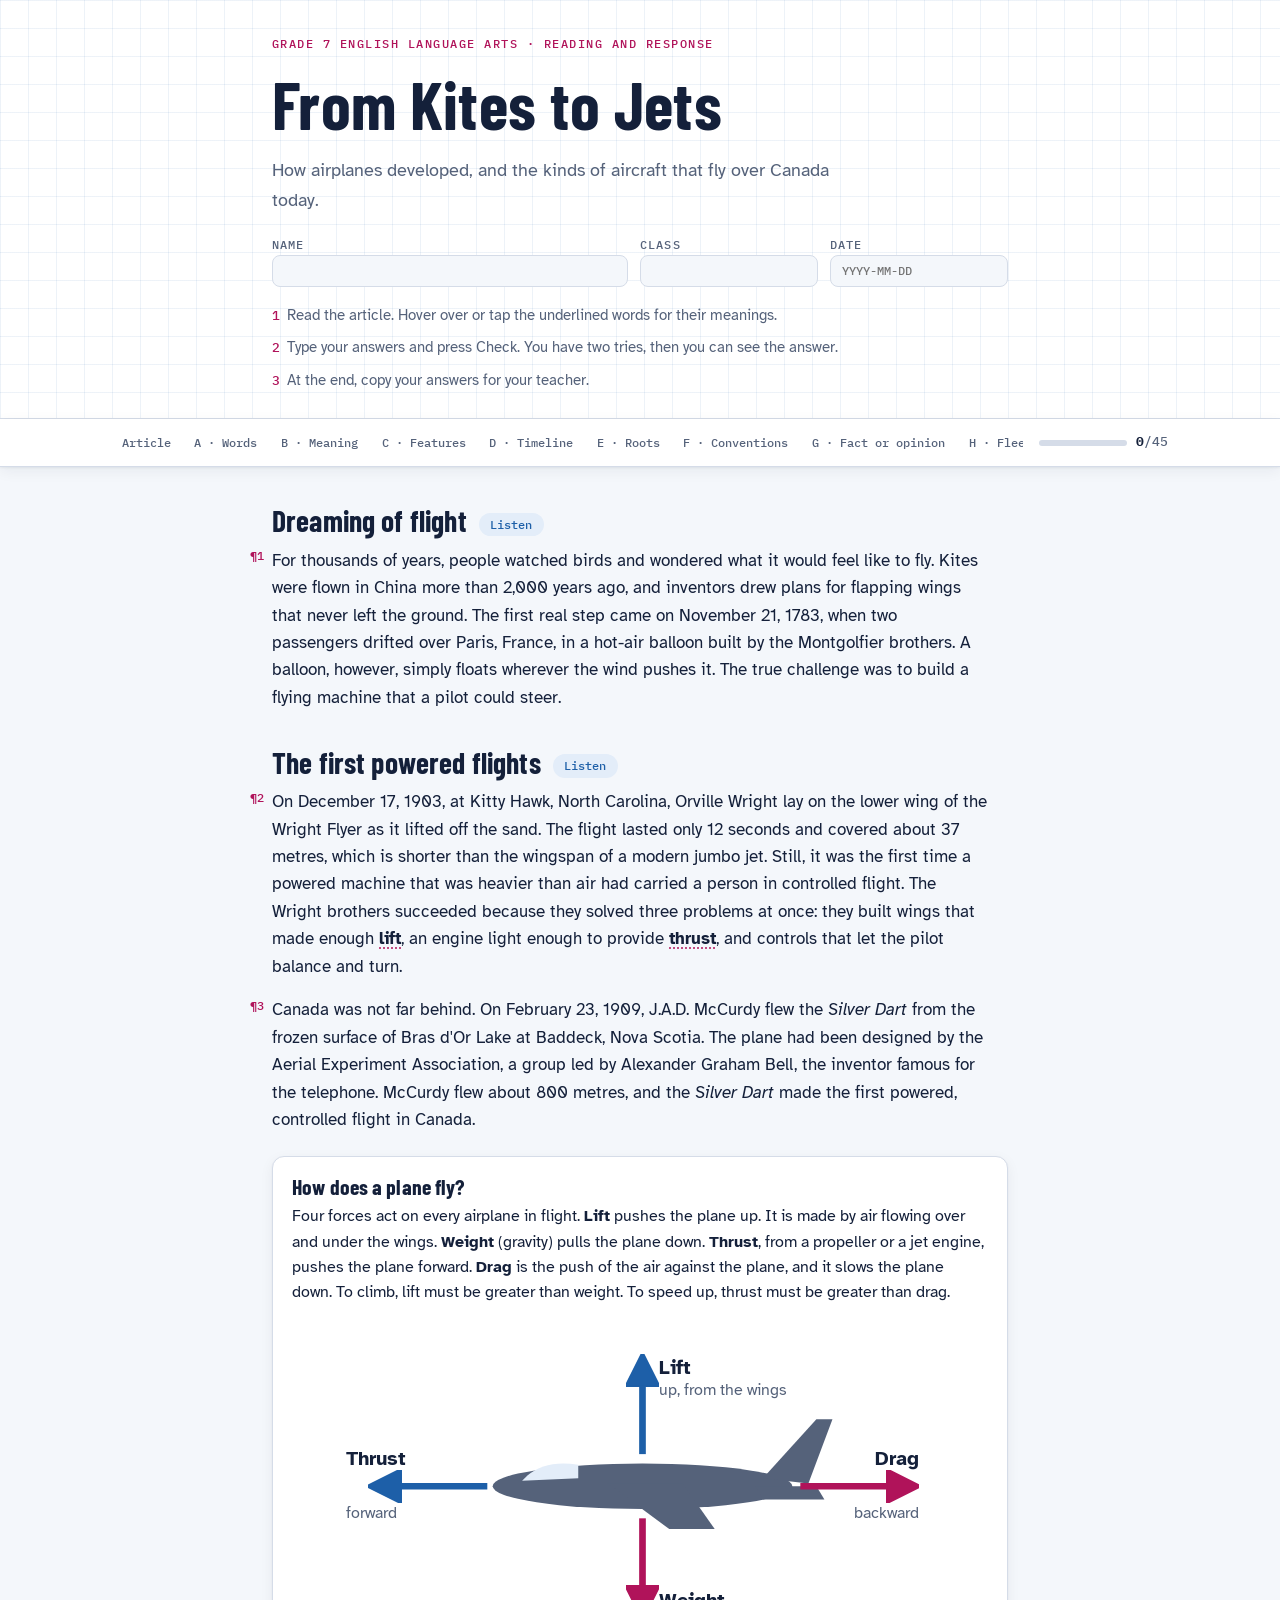
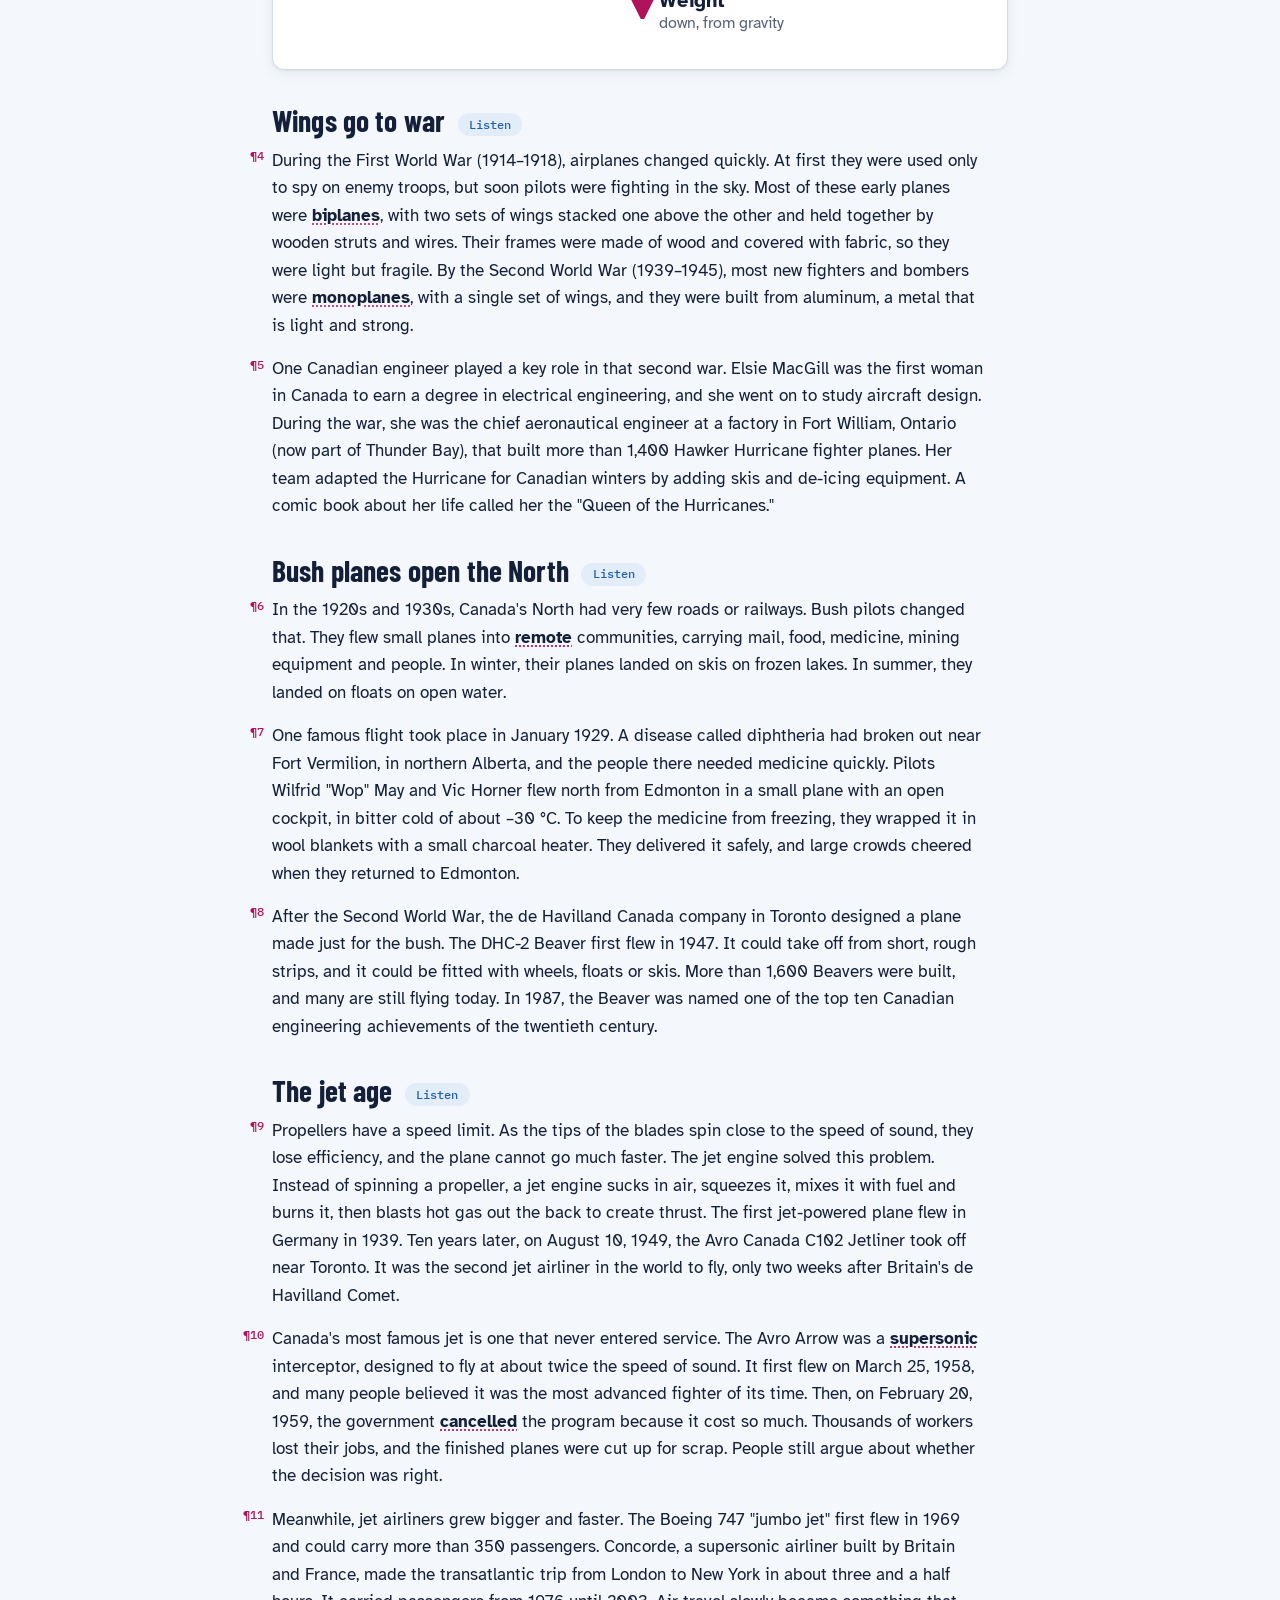
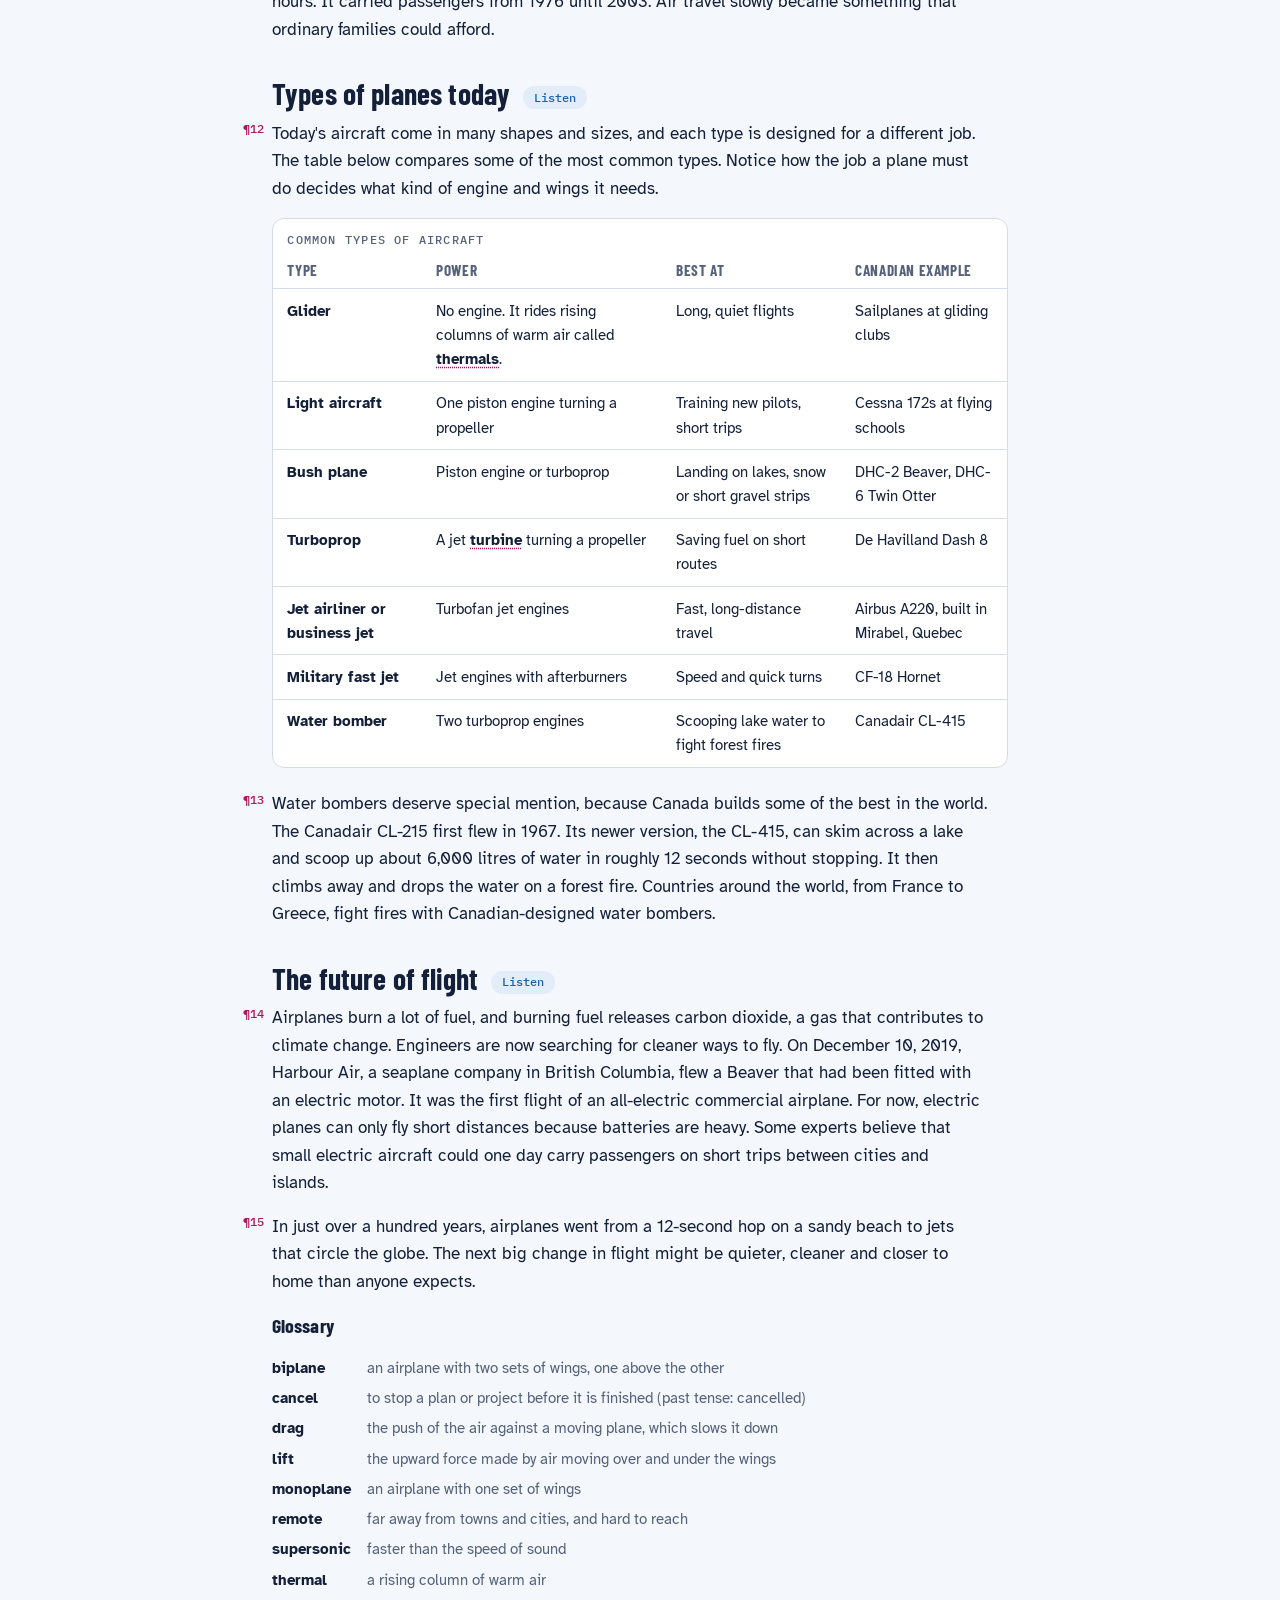
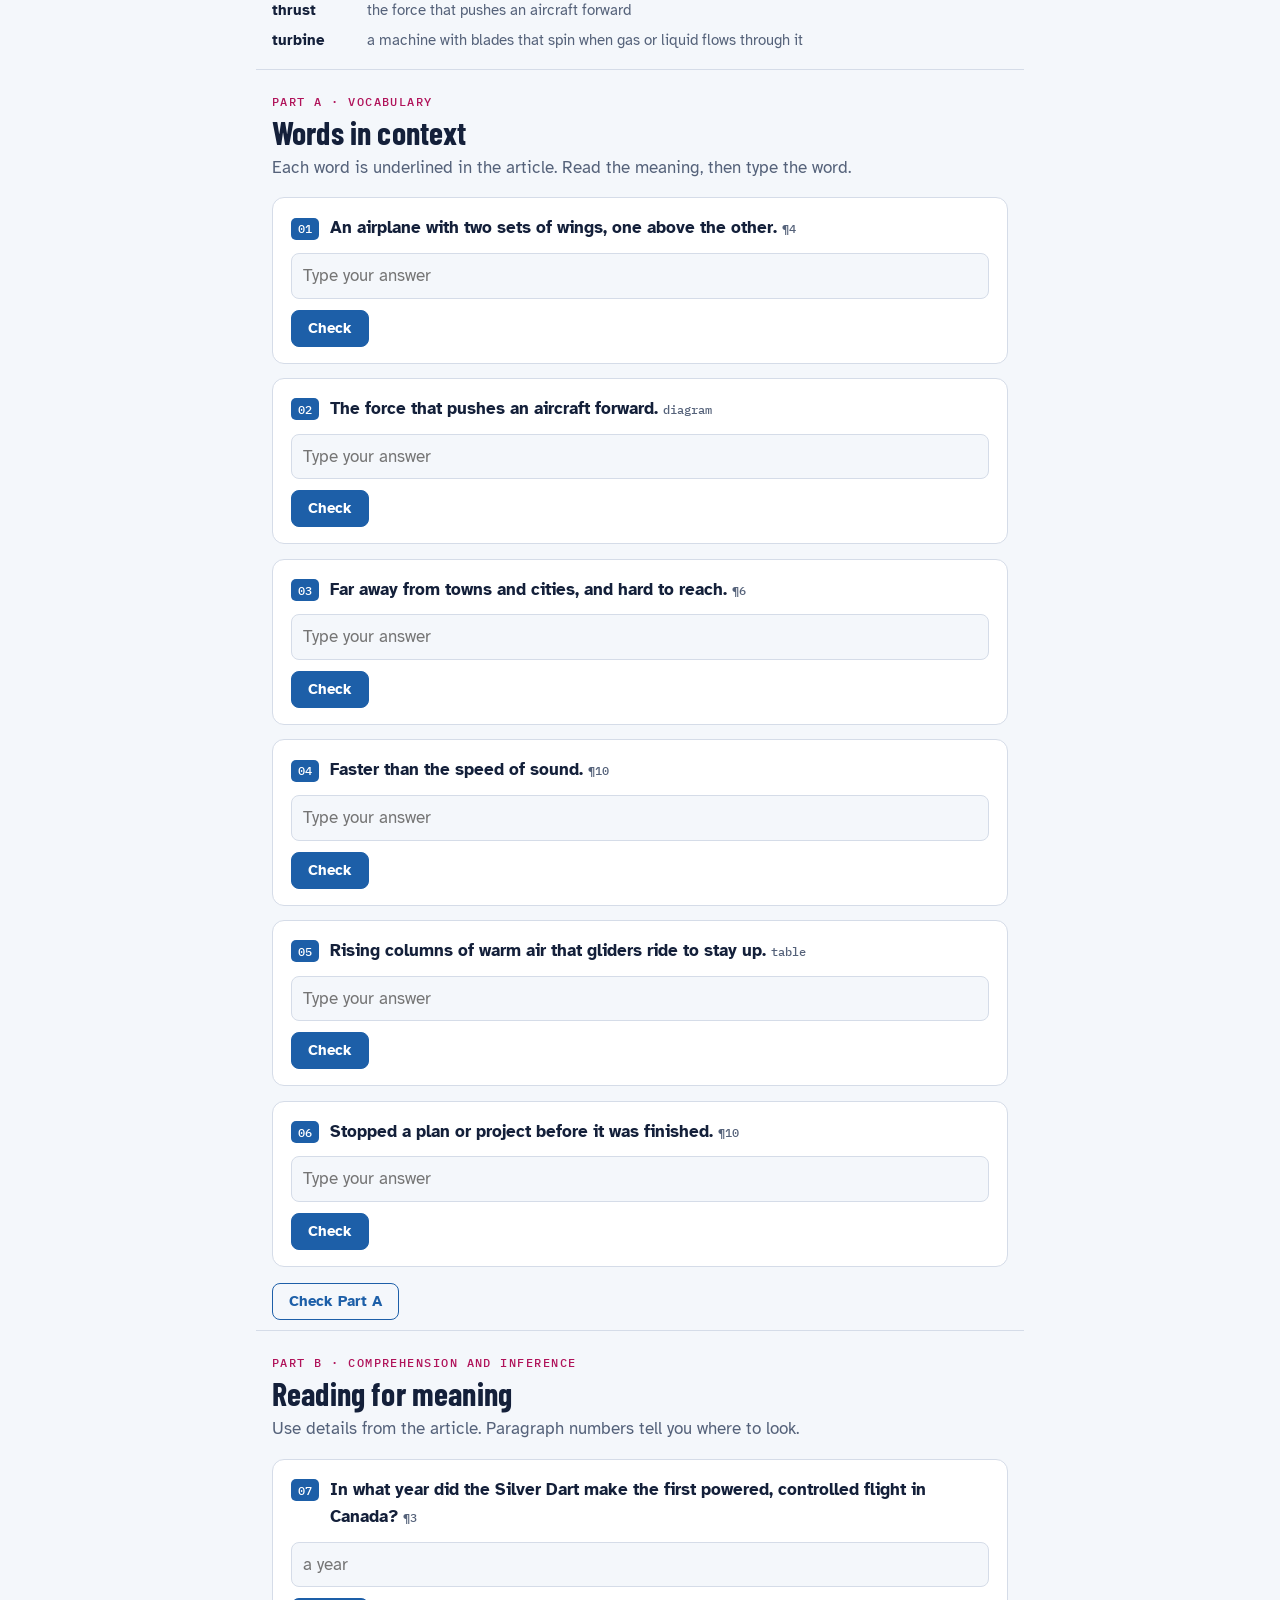
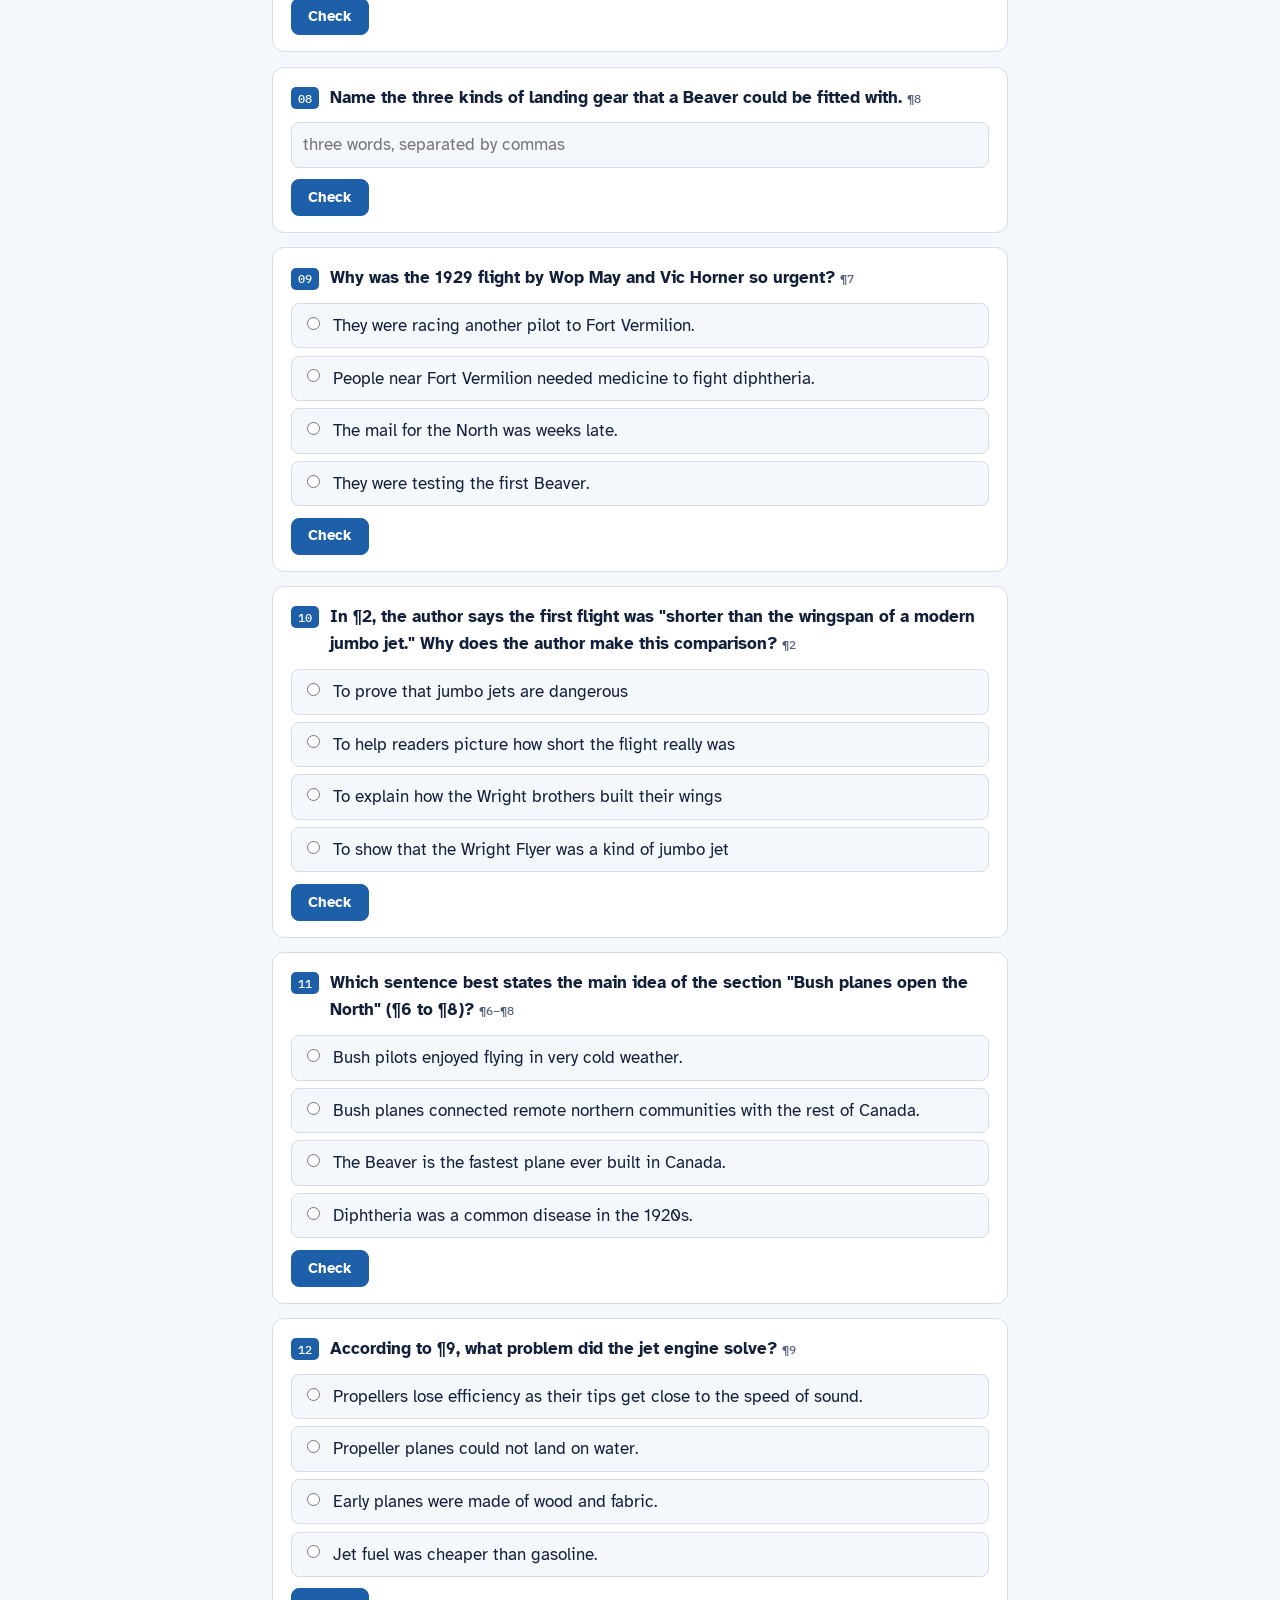
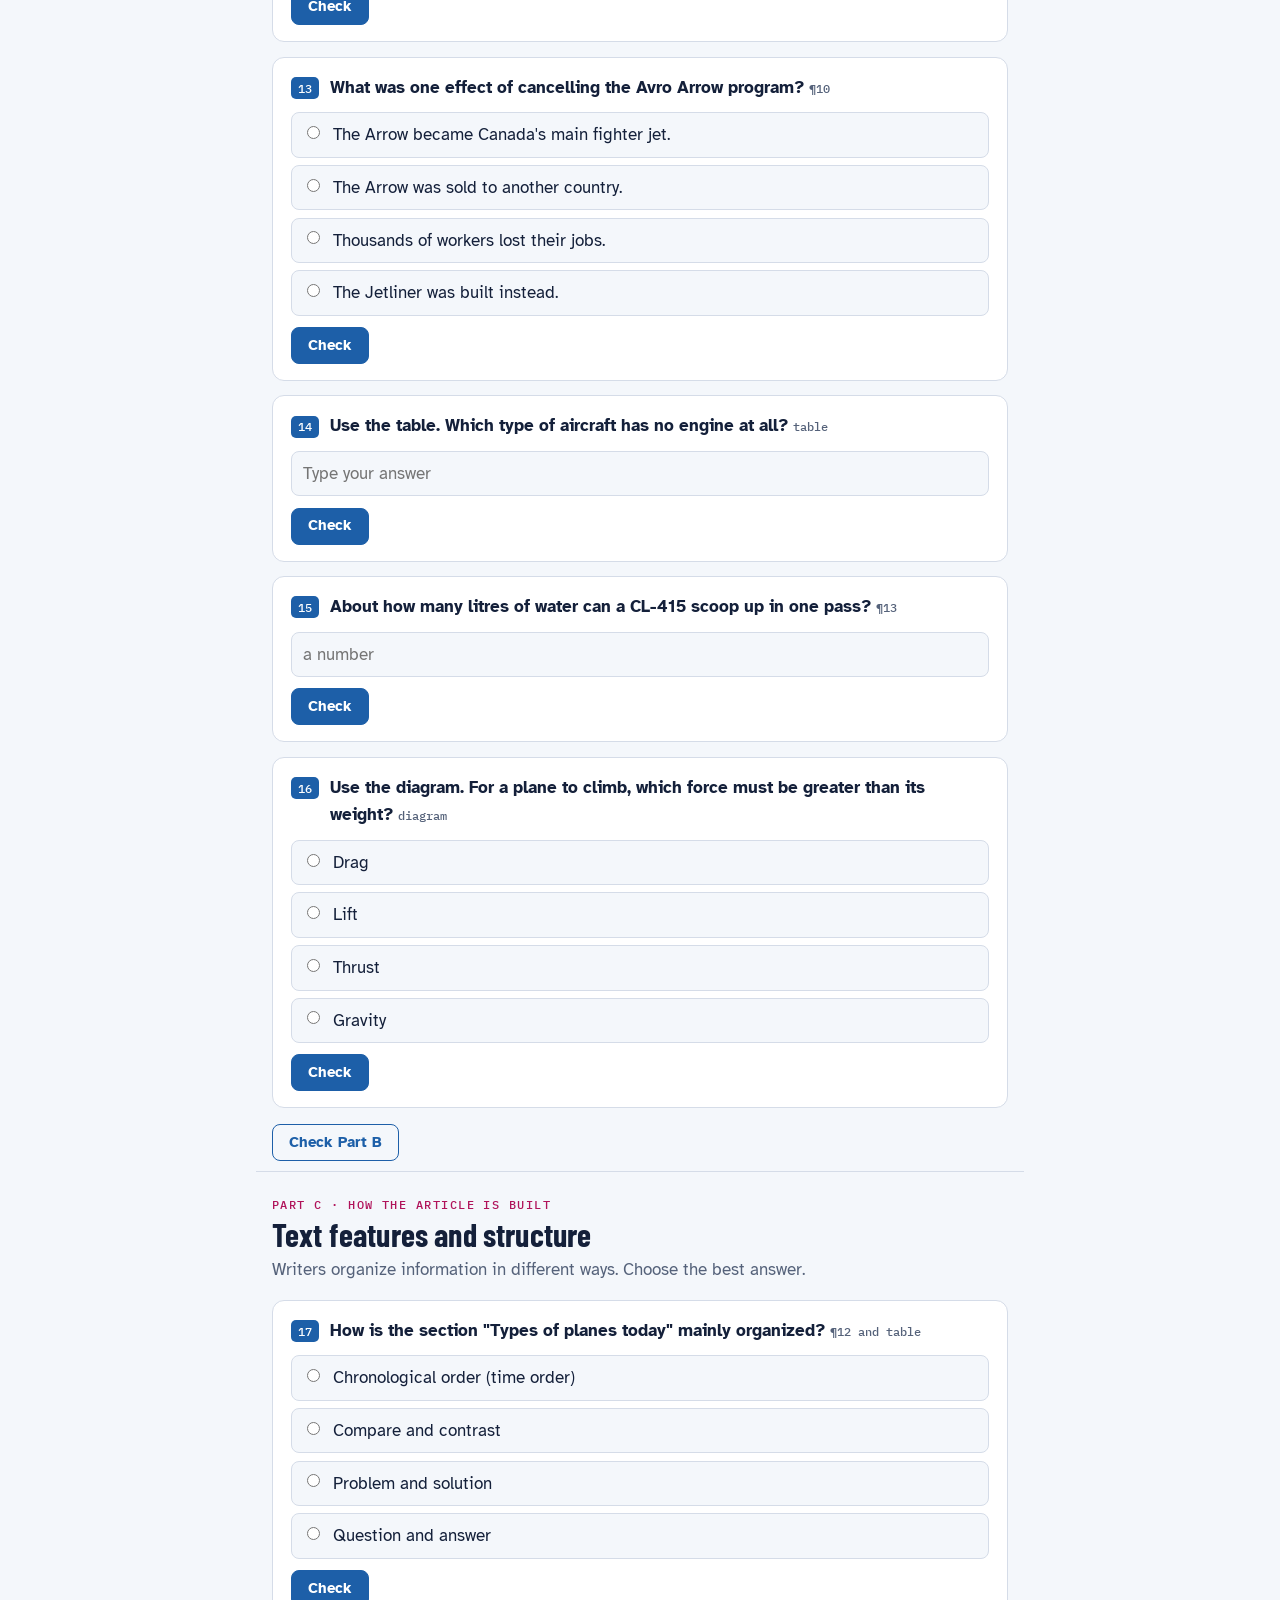
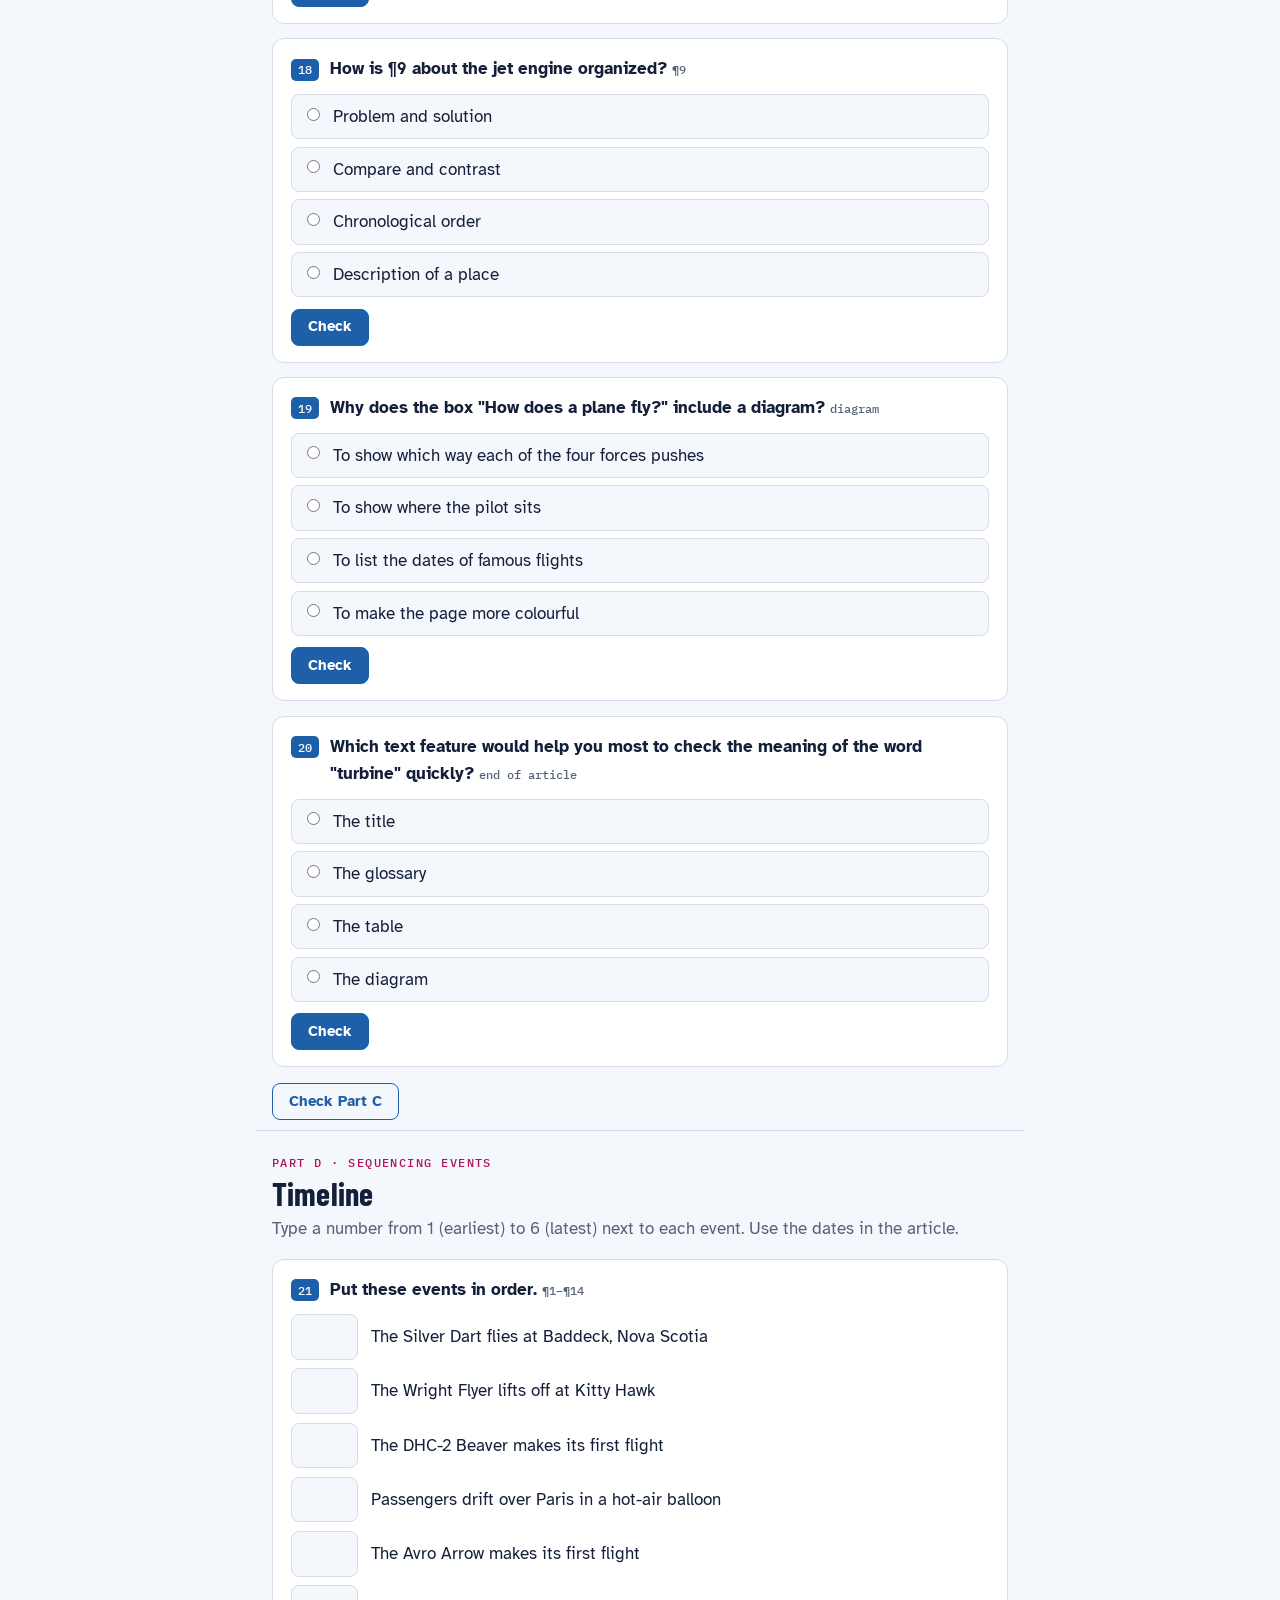
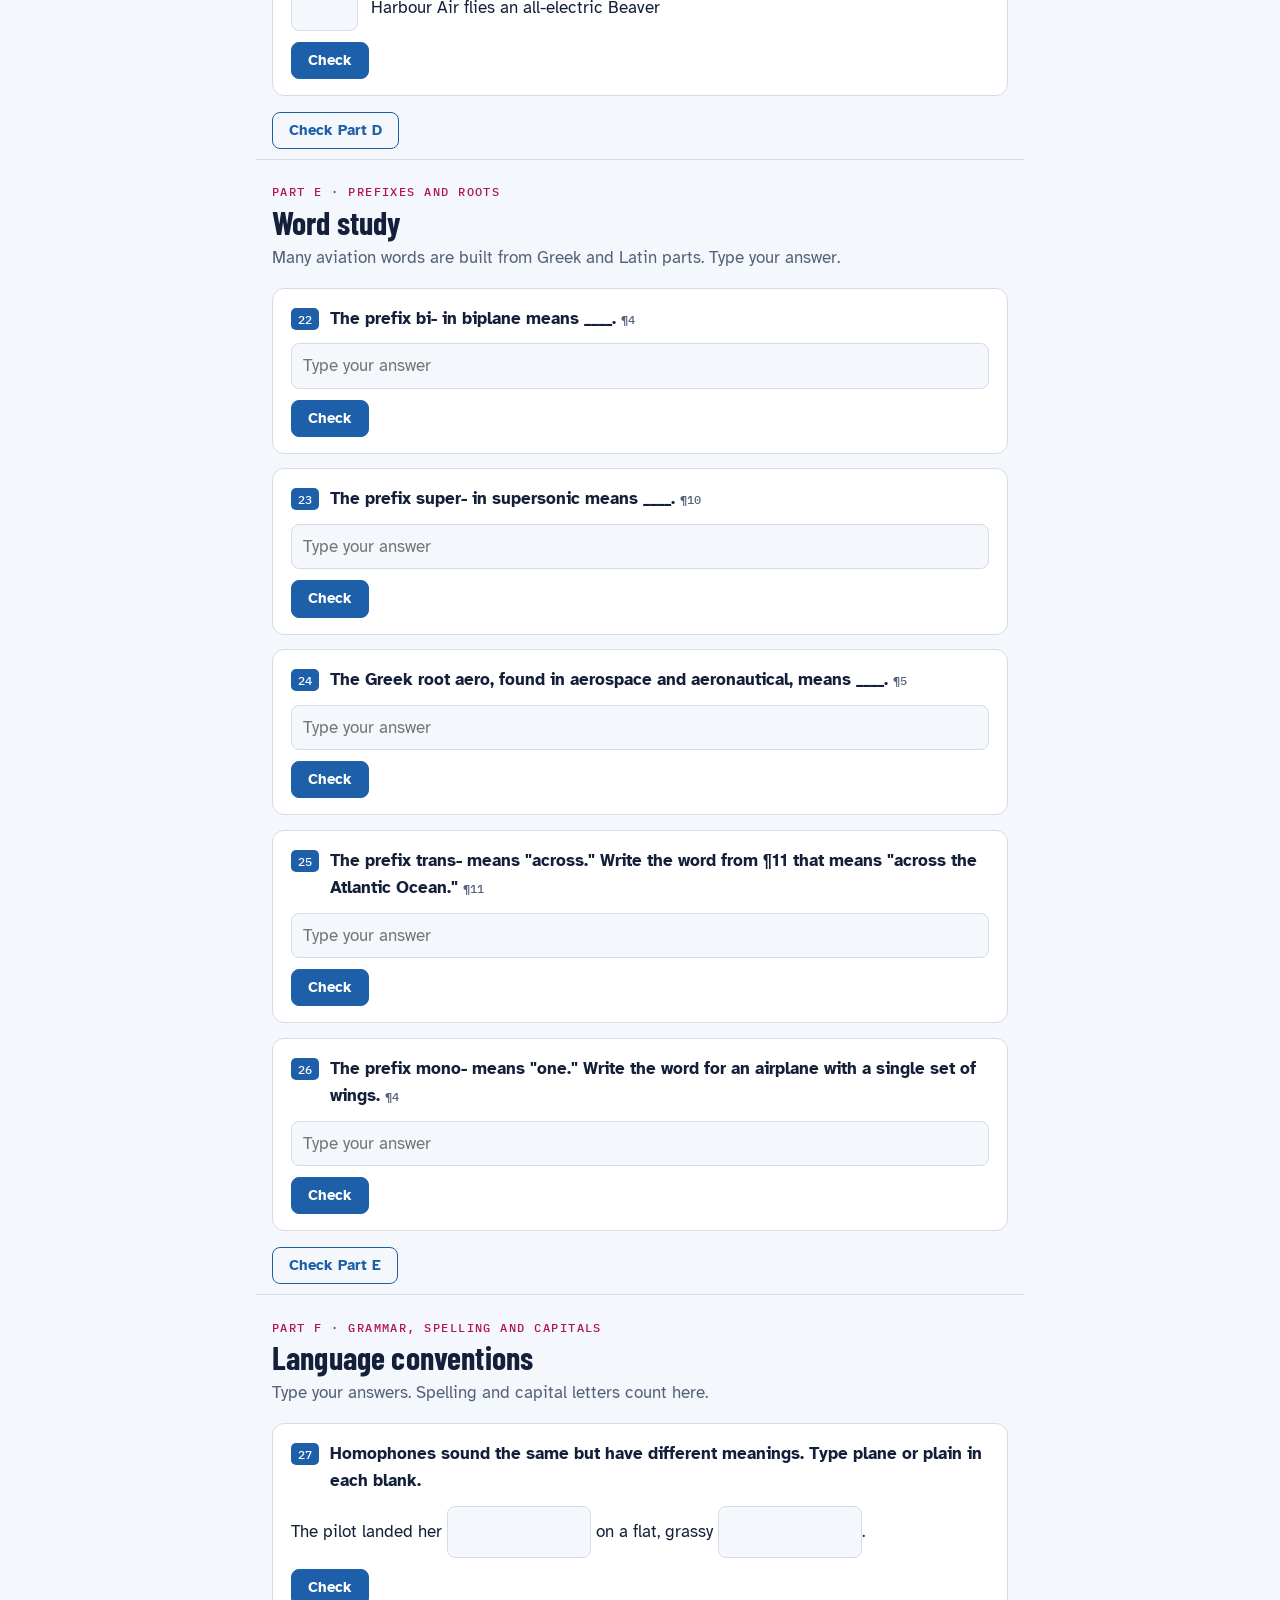
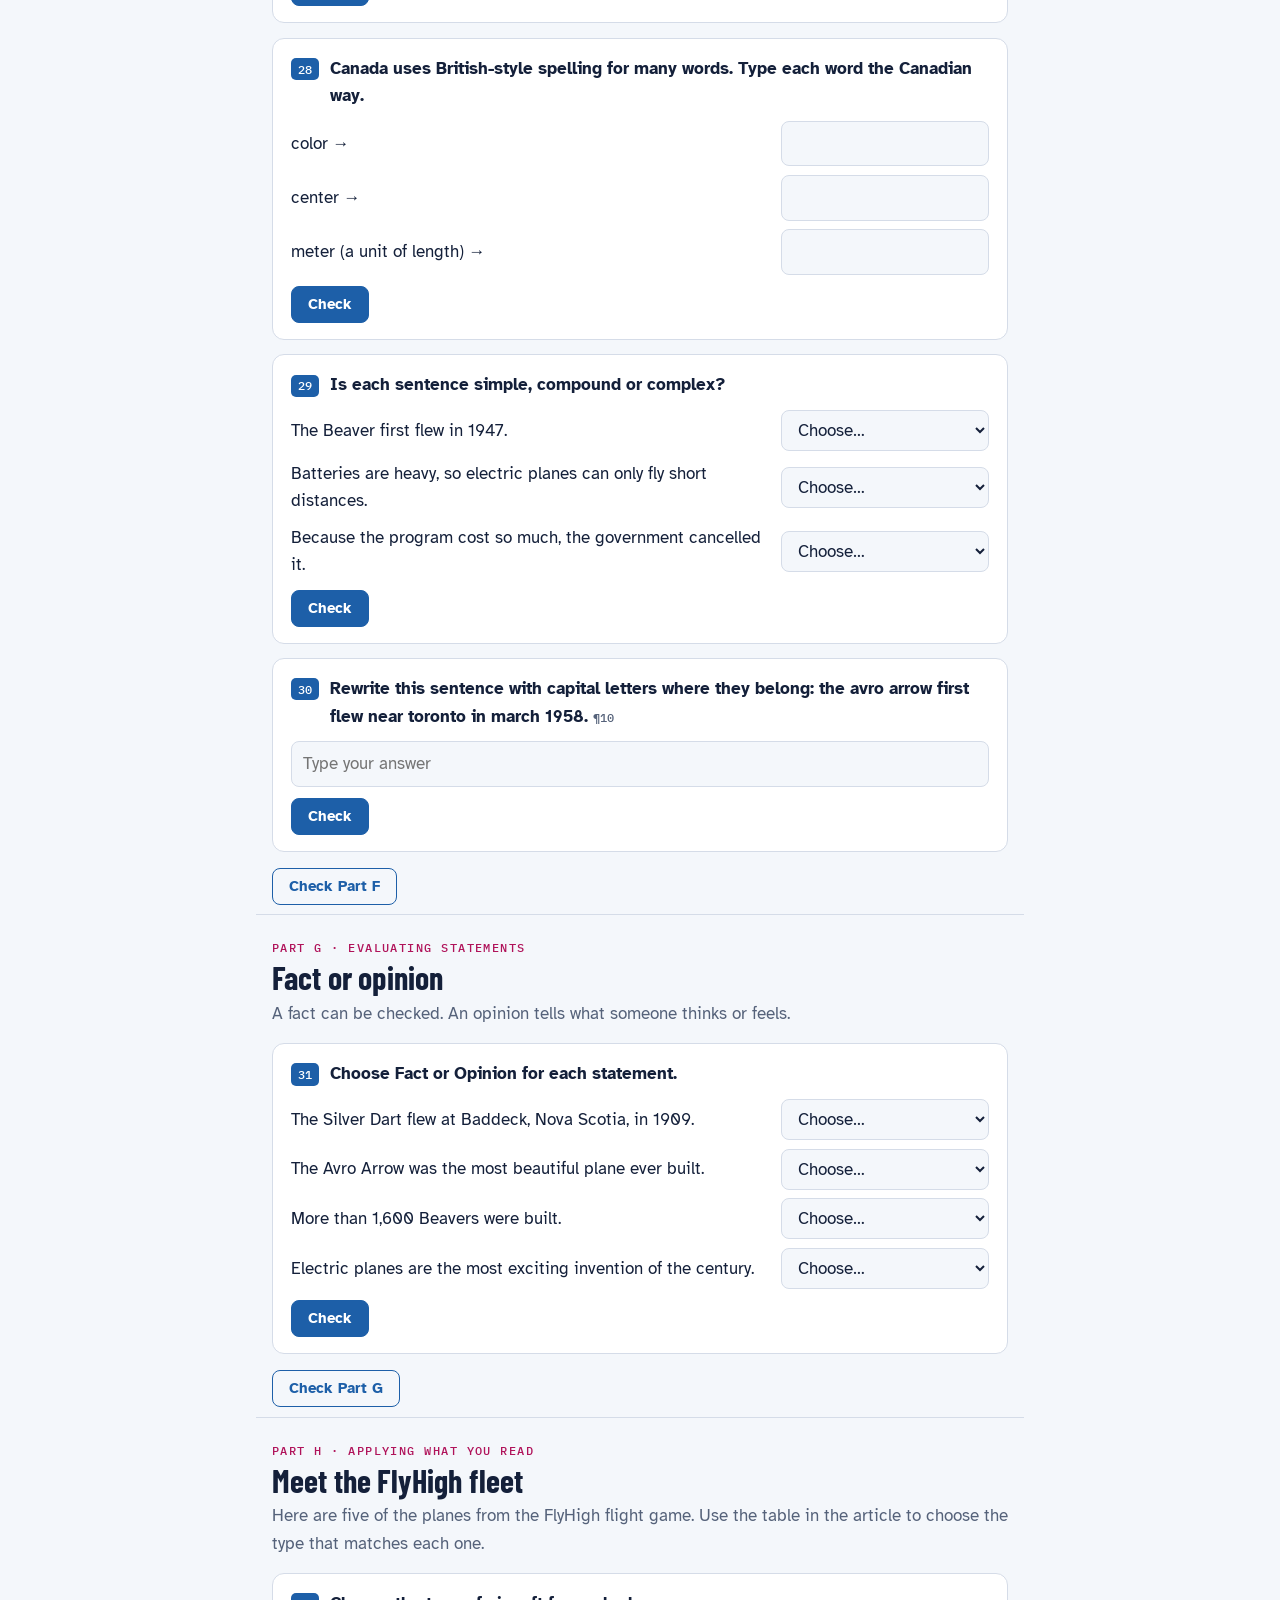
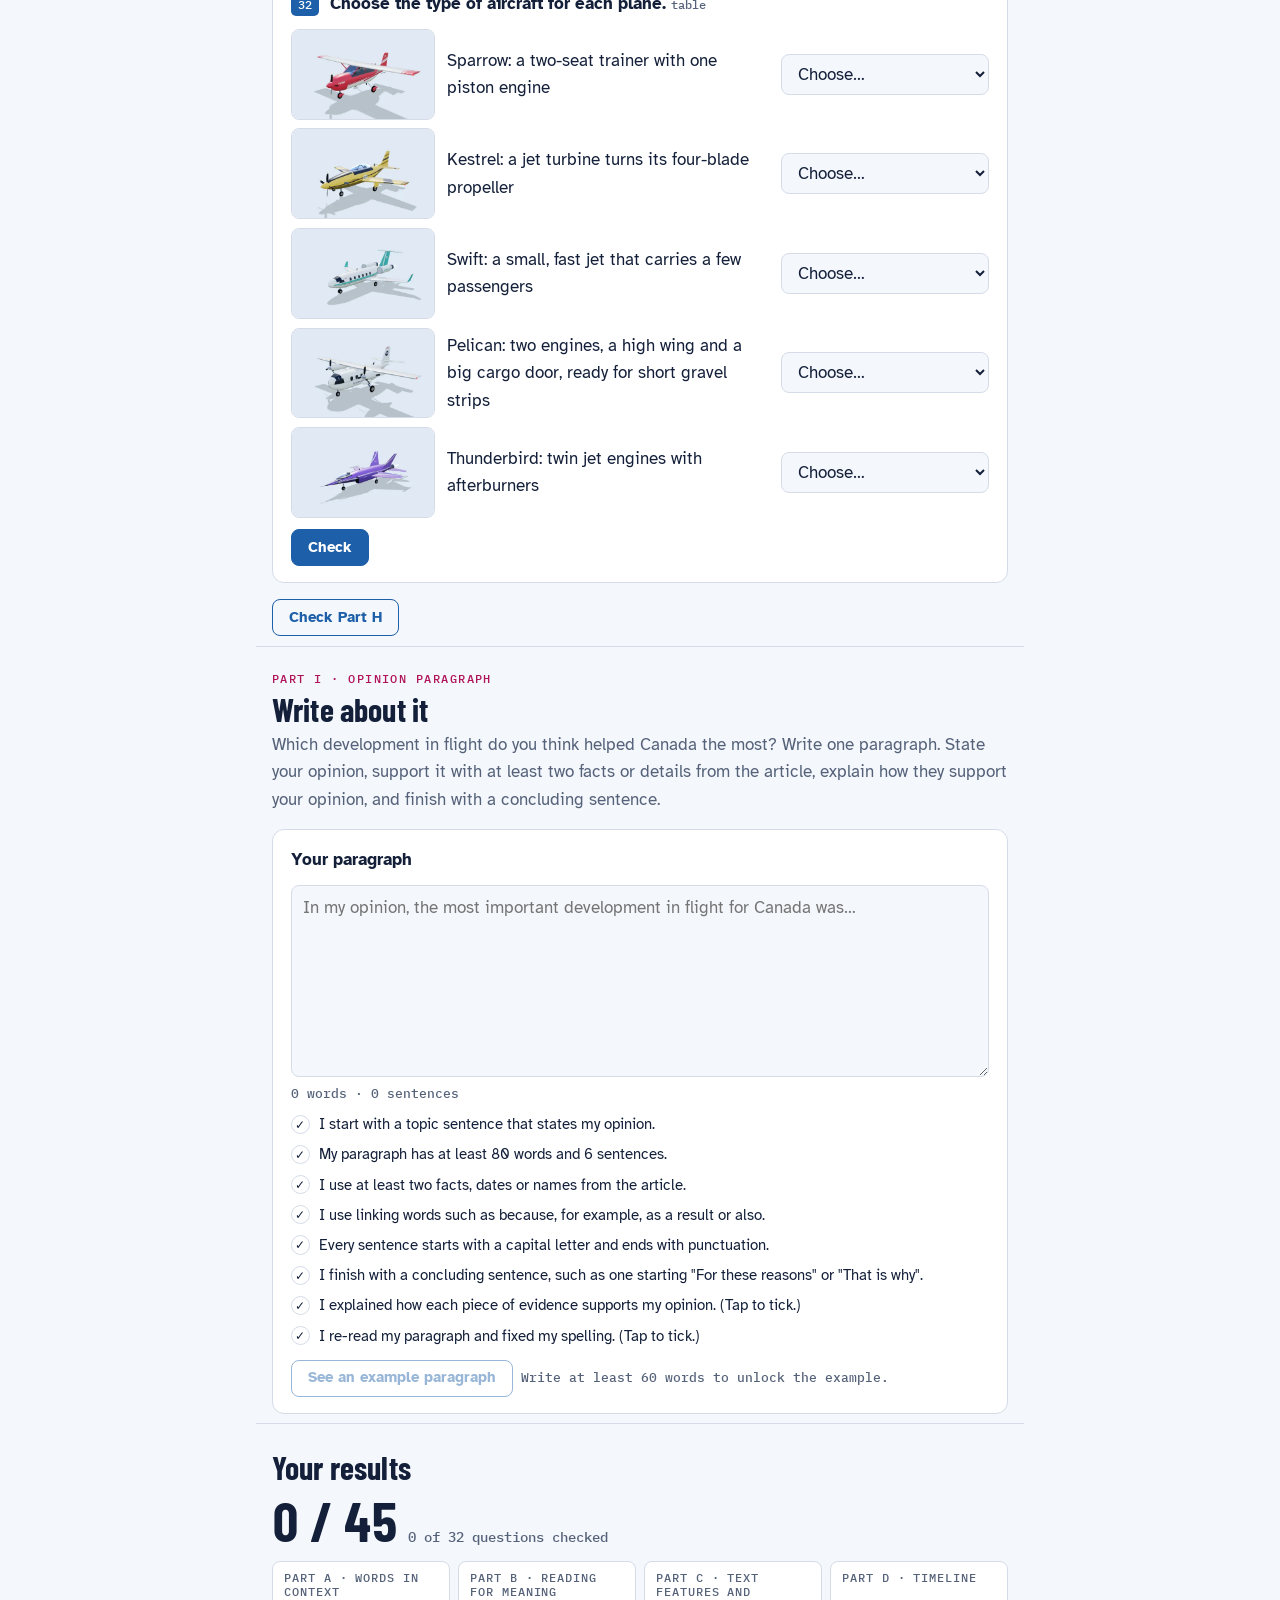
<file: worksheet/from-kites-to-jets.html>
<!doctype html>
<html lang="en-CA">
<head>
<meta charset="utf-8">
<meta name="viewport" content="width=device-width, initial-scale=1, viewport-fit=cover">
<title>From Kites to Jets</title>
<meta name="claude:viewport-fit-sides" content="cover">
<meta name="description" content="Grade 7 reading worksheet: the development and types of airplanes, with self-checking questions.">
<link rel="preconnect" href="https://fonts.googleapis.com">
<link rel="preconnect" href="https://fonts.gstatic.com" crossorigin>
<link rel="stylesheet" href="https://fonts.googleapis.com/css2?family=Atkinson+Hyperlegible:ital,wght@0,400;0,700;1,400&family=Barlow+Condensed:wght@600;700&family=IBM+Plex+Mono:wght@500&display=swap">
<style>
/* Layout: one reading column laid out like a pilot's logbook. Paragraph numbers sit in the margin so
   questions can point to them; each question is a numbered log entry; a sticky instrument strip tracks progress. */
:root {
  --paper: #f4f7fb; --card: #ffffff; --ink: #14203a; --muted: #55627a; --rule: #d5dce8; --grid: rgba(29, 95, 168, 0.08);
  --accent: #b0135a; --accent-soft: #fbe6ef; --sky: #1d5fa8; --sky-soft: #e3edf9; --on-sky: #ffffff;
  --ok: #17784a; --ok-soft: #e2f3e9; --bad: #b3261e; --bad-soft: #fbe8e6; --hint: #6f5200; --hint-soft: #fff3d1;
  --shadow: 0 1px 2px rgba(20, 32, 58, 0.06), 0 4px 14px rgba(20, 32, 58, 0.06);
  --display: "Barlow Condensed", "Arial Narrow", "Roboto Condensed", "Helvetica Neue", sans-serif;
  --body: "Atkinson Hyperlegible", "Segoe UI", Verdana, Tahoma, sans-serif;
  --mono: "IBM Plex Mono", ui-monospace, "Cascadia Mono", Menlo, Consolas, monospace;
}
@media (prefers-color-scheme: dark) {
  :root:not([data-theme="light"]) {
    --paper: #0c1323; --card: #131d31; --ink: #e8eef9; --muted: #a3afc5; --rule: #283651; --grid: rgba(134, 182, 255, 0.07);
    --accent: #f36aa1; --accent-soft: #3a1527; --sky: #8bb9ff; --sky-soft: #1a2a47; --on-sky: #0c1323;
    --ok: #66d597; --ok-soft: #10301f; --bad: #ff9088; --bad-soft: #3b1613; --hint: #f4d06e; --hint-soft: #33290b;
    --shadow: 0 1px 2px rgba(0, 0, 0, 0.4), 0 4px 14px rgba(0, 0, 0, 0.3);
    color-scheme: dark;
  }
}
:root[data-theme="dark"] {
  --paper: #0c1323; --card: #131d31; --ink: #e8eef9; --muted: #a3afc5; --rule: #283651; --grid: rgba(134, 182, 255, 0.07);
  --accent: #f36aa1; --accent-soft: #3a1527; --sky: #8bb9ff; --sky-soft: #1a2a47; --on-sky: #0c1323;
  --ok: #66d597; --ok-soft: #10301f; --bad: #ff9088; --bad-soft: #3b1613; --hint: #f4d06e; --hint-soft: #33290b;
  --shadow: 0 1px 2px rgba(0, 0, 0, 0.4), 0 4px 14px rgba(0, 0, 0, 0.3);
  color-scheme: dark;
}
* { box-sizing: border-box; }
html { scroll-padding-top: 4.5rem; }
body { margin: 0; background: var(--paper); color: var(--ink); font: 400 1.06rem/1.62 var(--body); -webkit-text-size-adjust: 100%; }
body::before { content: ""; position: fixed; inset: 0 0 auto; height: env(safe-area-inset-top, 0px); z-index: 10; background: var(--card); }
.wrap { max-width: 48rem; margin: 0 auto; padding-left: max(16px, env(safe-area-inset-left, 0px)); padding-right: max(16px, env(safe-area-inset-right, 0px)); }
a { color: var(--sky); }
h1, h2, h3 { font-family: var(--display); font-weight: 700; line-height: 1.08; text-wrap: balance; letter-spacing: 0.005em; }
:focus-visible { outline: 3px solid var(--sky); outline-offset: 2px; border-radius: 4px; }

/* ---------- masthead ---------- */
.mast { background-color: var(--card); background-image: linear-gradient(var(--grid) 1px, transparent 1px), linear-gradient(90deg, var(--grid) 1px, transparent 1px); background-size: 28px 28px; border-bottom: 1px solid var(--rule); }
.mast .wrap { padding-block: 2.2rem 1.6rem; display: grid; gap: 1rem; }
.eyebrow { font: 500 0.78rem/1.3 var(--mono); text-transform: uppercase; letter-spacing: 0.12em; color: var(--accent); }
.mast h1 { font-size: clamp(2.6rem, 8vw, 4.2rem); margin: 0; }
.dek { font-size: 1.15rem; color: var(--muted); margin: 0; max-width: 38rem; }
.student { display: grid; grid-template-columns: 2fr 1fr 1fr; gap: 0.75rem; margin-top: 0.4rem; }
.student label { display: grid; gap: 0.2rem; font: 500 0.72rem/1.2 var(--mono); text-transform: uppercase; letter-spacing: 0.1em; color: var(--muted); }
.howto { display: flex; flex-wrap: wrap; gap: 0.5rem 1.2rem; font-size: 0.95rem; color: var(--muted); margin: 0; padding: 0; list-style: none; }
.howto li { display: flex; gap: 0.45rem; align-items: baseline; }
.howto b { font: 500 0.8rem/1 var(--mono); color: var(--accent); }

input[type="text"], textarea, select {
  font: inherit; color: var(--ink); background: var(--paper); border: 1.5px solid var(--rule); border-radius: 8px; padding: 0.5rem 0.7rem; width: 100%; min-width: 0;
}
input[type="text"]:focus, textarea:focus, select:focus { border-color: var(--sky); outline: none; box-shadow: 0 0 0 3px var(--sky-soft); }
textarea { min-height: 12rem; resize: vertical; line-height: 1.6; }

/* ---------- sticky instrument strip ---------- */
.strip { position: sticky; top: env(safe-area-inset-top, 0px); z-index: 5; background: var(--card); border-bottom: 1px solid var(--rule); box-shadow: var(--shadow); }
.strip .wrap { display: flex; align-items: center; gap: 1rem; padding-block: 0.55rem; max-width: 68rem; }
.jump { display: flex; gap: 0.25rem; overflow-x: auto; scrollbar-width: none; flex: 1; min-width: 0; }
.jump::-webkit-scrollbar { display: none; }
.jump a { flex: none; text-decoration: none; font: 500 0.78rem/1 var(--mono); color: var(--muted); padding: 0.45rem 0.55rem; border-radius: 6px; border: 1px solid transparent; white-space: nowrap; }
.jump a:hover { color: var(--ink); border-color: var(--rule); }
.jump a.done { color: var(--ok); }
.gauge { flex: none; display: flex; align-items: center; gap: 0.55rem; font: 500 0.8rem/1 var(--mono); color: var(--muted); }
.gauge .bar { width: 5.5rem; height: 6px; background: var(--rule); border-radius: 3px; overflow: hidden; }
.gauge .bar i { display: block; height: 100%; width: 0; background: var(--ok); transition: width 0.4s; }
.gauge strong { color: var(--ink); font-variant-numeric: tabular-nums; }

/* ---------- article ---------- */
.article { padding-block: 2rem 1rem; }
.article h2 { font-size: 1.85rem; margin: 2.2rem 0 0.6rem; color: var(--ink); }
.article h2:first-of-type { margin-top: 0.4rem; }
.para { position: relative; margin: 0 0 1rem; max-width: 65ch; }
.para::before { content: "¶" attr(data-n); position: absolute; left: -3.1rem; top: 0.22rem; width: 2.6rem; text-align: right; font: 500 0.74rem/1 var(--mono); color: var(--accent); }
.term { font-weight: 700; text-decoration: underline dotted var(--accent); text-underline-offset: 3px; cursor: help; position: relative; }
.term:focus-visible { outline-offset: 1px; }
.term[data-def]:hover::after, .term[data-def]:focus::after {
  content: attr(data-def); position: absolute; left: 0; top: calc(100% + 6px); z-index: 4; width: max-content; max-width: min(18rem, 70vw);
  background: var(--ink); color: var(--paper); font: 400 0.86rem/1.4 var(--body); padding: 0.45rem 0.6rem; border-radius: 6px; box-shadow: var(--shadow);
}
.listen { font: 500 0.75rem/1 var(--mono); color: var(--sky); background: var(--sky-soft); border: 0; border-radius: 999px; padding: 0.35rem 0.7rem; cursor: pointer; margin-left: 0.4rem; vertical-align: middle; }
.listen[aria-pressed="true"] { background: var(--sky); color: var(--on-sky); }
.sidebar { margin: 1.4rem 0 1.6rem; background: var(--card); border: 1px solid var(--rule); border-radius: 12px; padding: 1.1rem 1.2rem 1.2rem; box-shadow: var(--shadow); }
.sidebar h3 { margin: 0 0 0.4rem; font-size: 1.35rem; }
.sidebar p { margin: 0 0 0.6rem; font-size: 0.98rem; }
.forces { width: 100%; height: auto; display: block; margin-top: 0.4rem; }
.forces .body { fill: var(--muted); }
.forces .win { fill: var(--sky-soft); }
.forces .up { stroke: var(--sky); fill: var(--sky); }
.forces .down { stroke: var(--accent); fill: var(--accent); }
.forces text { fill: var(--ink); font: 700 15px var(--body); }
.forces text.sub { fill: var(--muted); font: 400 12px var(--body); }
.tablebox { overflow-x: auto; margin: 1rem 0 1.4rem; border: 1px solid var(--rule); border-radius: 12px; background: var(--card); }
table { border-collapse: collapse; width: 100%; min-width: 40rem; font-size: 0.93rem; }
caption { text-align: left; font: 500 0.76rem/1.3 var(--mono); text-transform: uppercase; letter-spacing: 0.1em; color: var(--muted); padding: 0.8rem 0.9rem 0.2rem; }
th, td { text-align: left; vertical-align: top; padding: 0.6rem 0.9rem; border-top: 1px solid var(--rule); }
thead th { font: 700 0.95rem/1.2 var(--display); letter-spacing: 0.04em; text-transform: uppercase; color: var(--muted); border-top: 0; }
tbody th { font-weight: 700; }
.glossary { display: grid; grid-template-columns: max-content 1fr; gap: 0.35rem 1rem; margin: 0.6rem 0 0; font-size: 0.95rem; }
.glossary dt { font-weight: 700; }
.glossary dd { margin: 0; color: var(--muted); }
.source { font-size: 0.85rem; color: var(--muted); }

/* ---------- questions ---------- */
.part { padding-block: 1.6rem 0.6rem; border-top: 1px solid var(--rule); }
.part > header { display: grid; gap: 0.3rem; margin-bottom: 1rem; }
.part h2 { font-size: 2rem; margin: 0; }
.part .skill { font: 500 0.76rem/1.2 var(--mono); text-transform: uppercase; letter-spacing: 0.12em; color: var(--accent); }
.part .intro { margin: 0; color: var(--muted); }
.qs { display: grid; gap: 0.9rem; }
.q { background: var(--card); border: 1px solid var(--rule); border-radius: 12px; padding: 1rem 1.1rem; display: grid; gap: 0.7rem; min-width: 0; }
.q.right { border-color: var(--ok); }
.q.wrong { border-color: var(--bad); }
.qhead { display: flex; gap: 0.7rem; align-items: baseline; }
.qnum { flex: none; font: 500 0.78rem/1 var(--mono); color: var(--on-sky); background: var(--sky); padding: 0.3rem 0.45rem; border-radius: 5px; }
.q.right .qnum { background: var(--ok); }
.prompt { margin: 0; font-weight: 700; min-width: 0; }
.prompt .ref { font: 500 0.75rem/1 var(--mono); color: var(--muted); font-weight: 500; margin-left: 0.3rem; white-space: nowrap; }
.answer-row { display: flex; gap: 0.6rem; flex-wrap: wrap; align-items: center; }
.answer-row input[type="text"] { flex: 1 1 14rem; }
.opts { display: grid; gap: 0.45rem; }
.opt { display: flex; gap: 0.6rem; align-items: flex-start; padding: 0.5rem 0.65rem; border: 1.5px solid var(--rule); border-radius: 8px; cursor: pointer; background: var(--paper); }
.opt:hover { border-color: var(--sky); }
.opt input { margin-top: 0.3rem; accent-color: var(--sky); }
.opt:has(input:checked) { border-color: var(--sky); background: var(--sky-soft); }
.rows { display: grid; gap: 0.55rem; }
.row { display: grid; grid-template-columns: 1fr minmax(9rem, 13rem); gap: 0.4rem 0.8rem; align-items: center; }
.row .txt { min-width: 0; }
.row.order { grid-template-columns: 4.2rem 1fr; }
.row.order input { text-align: center; font-family: var(--mono); }
.row.fleet { grid-template-columns: 9rem 1fr minmax(9rem, 13rem); }
.row.fleet img { width: 9rem; height: auto; border-radius: 8px; border: 1px solid var(--rule); display: block; }
.mark { font: 700 1rem/1 var(--body); width: 1.4rem; text-align: center; }
.mark.ok { color: var(--ok); } .mark.no { color: var(--bad); }
.sentence { line-height: 2.4; margin: 0; }
.sentence input[type="text"] { width: 9rem; display: inline-block; padding: 0.3rem 0.5rem; }
.cell-ok { border-color: var(--ok) !important; }
.cell-no { border-color: var(--bad) !important; }
.btn { font: 700 0.95rem/1 var(--body); border-radius: 8px; padding: 0.62rem 1rem; cursor: pointer; border: 1.5px solid var(--sky); background: var(--sky); color: var(--on-sky); }
.btn.ghost { background: transparent; color: var(--sky); }
.btn.quiet { background: transparent; color: var(--muted); border-color: var(--rule); }
.btn:disabled { opacity: 0.45; cursor: not-allowed; }
.actions { display: flex; flex-wrap: wrap; gap: 0.5rem; align-items: center; }
.fb { margin: 0; padding: 0.55rem 0.75rem; border-radius: 8px; font-size: 0.95rem; }
.fb:empty { display: none; }
.fb.ok { background: var(--ok-soft); color: var(--ok); }
.fb.no { background: var(--bad-soft); color: var(--bad); }
.fb.hint { background: var(--hint-soft); color: var(--hint); }
.fb.ans { background: var(--sky-soft); color: var(--ink); }
.part-foot { display: flex; flex-wrap: wrap; gap: 0.8rem; align-items: center; margin-top: 1rem; }
.part-score { font: 500 0.85rem/1 var(--mono); color: var(--muted); }
.checklist { list-style: none; margin: 0; padding: 0; display: grid; gap: 0.35rem; font-size: 0.95rem; }
.checklist li { display: flex; gap: 0.55rem; align-items: flex-start; }
.checklist .tick { flex: none; width: 1.2rem; height: 1.2rem; border-radius: 50%; border: 1.5px solid var(--rule); display: grid; place-items: center; font-size: 0.75rem; margin-top: 0.15rem; }
.checklist li.met .tick { background: var(--ok); border-color: var(--ok); color: var(--card); }
.checklist label { cursor: pointer; }
.wc { font: 500 0.8rem/1 var(--mono); color: var(--muted); }
.model { background: var(--sky-soft); border-radius: 8px; padding: 0.8rem 1rem; margin: 0; font-size: 0.98rem; }

/* ---------- results ---------- */
.results { padding-block: 1.6rem 2.4rem; border-top: 1px solid var(--rule); }
.results h2 { font-size: 2rem; margin: 0 0 0.6rem; }
.scoreline { font: 700 clamp(2.4rem, 7vw, 3.4rem)/1 var(--display); margin: 0.2rem 0 0.8rem; font-variant-numeric: tabular-nums; }
.scoreline small { font: 500 0.9rem/1 var(--mono); color: var(--muted); margin-left: 0.6rem; }
.byparts { display: grid; grid-template-columns: repeat(auto-fill, minmax(9.5rem, 1fr)); gap: 0.5rem; margin: 0 0 1.2rem; padding: 0; list-style: none; }
.byparts li { background: var(--card); border: 1px solid var(--rule); border-radius: 8px; padding: 0.55rem 0.7rem; display: grid; gap: 0.2rem; }
.byparts span { font: 500 0.72rem/1.2 var(--mono); text-transform: uppercase; letter-spacing: 0.08em; color: var(--muted); }
.byparts b { font: 700 1.2rem/1 var(--display); font-variant-numeric: tabular-nums; }
.confirm { display: flex; flex-wrap: wrap; gap: 0.5rem; align-items: center; padding: 0.7rem 0.9rem; border-radius: 8px; background: var(--hint-soft); color: var(--hint); margin-top: 0.7rem; }
.copybox { width: 100%; min-height: 8rem; margin-top: 0.7rem; font: 400 0.85rem/1.45 var(--mono); }
.status { font-size: 0.92rem; color: var(--ok); min-height: 1.4em; margin: 0.5rem 0 0; }
details.teacher { margin: 1.6rem 0 0; background: var(--card); border: 1px solid var(--rule); border-radius: 12px; padding: 0.9rem 1.1rem; }
details.teacher summary { cursor: pointer; font: 700 1.2rem/1.2 var(--display); }
details.teacher ul { padding-left: 1.2rem; margin: 0.6rem 0; }
details.teacher li { margin-bottom: 0.35rem; }
footer.foot { padding-block: 1.2rem 2.4rem; color: var(--muted); font-size: 0.85rem; }

@media (max-width: 62rem) {
  .para::before { position: static; display: inline-block; width: auto; margin-right: 0.45rem; }
}
@media (max-width: 40rem) {
  .student { grid-template-columns: 1fr 1fr; }
  .student label:first-child { grid-column: 1 / -1; }
  .row, .row.fleet { grid-template-columns: 1fr; }
  .row.fleet img { width: 100%; max-width: 16rem; }
  .row.order { grid-template-columns: 3.6rem 1fr; }
  .gauge .bar { display: none; }
  .glossary { grid-template-columns: 1fr; gap: 0.1rem; }
  .glossary dd { margin-bottom: 0.4rem; }
}
@media (prefers-reduced-motion: reduce) { * { transition: none !important; scroll-behavior: auto !important; } }
@media print {
  .strip, .listen, .actions, .part-foot .btn, #resultsActions, .confirm, .copybox, details.teacher, body::before { display: none !important; }
  body { background: #fff; color: #000; font-size: 11pt; }
  .q, .sidebar, .tablebox { box-shadow: none; break-inside: avoid; }
  .para::before { position: static; display: inline; }
}
</style>
</head>
<body>
<header class="mast">
  <div class="wrap">
    <div class="eyebrow">Grade 7 English Language Arts · Reading and response</div>
    <h1>From Kites to Jets</h1>
    <p class="dek">How airplanes developed, and the kinds of aircraft that fly over Canada today.</p>
    <div class="student">
      <label for="stuName">Name<input type="text" id="stuName" autocomplete="name"></label>
      <label for="stuClass">Class<input type="text" id="stuClass"></label>
      <label for="stuDate">Date<input type="text" id="stuDate" placeholder="YYYY-MM-DD"></label>
    </div>
    <ul class="howto">
      <li><b>1</b> Read the article. Hover over or tap the underlined words for their meanings.</li>
      <li><b>2</b> Type your answers and press Check. You have two tries, then you can see the answer.</li>
      <li><b>3</b> At the end, copy your answers for your teacher.</li>
    </ul>
  </div>
</header>

<nav class="strip" aria-label="Worksheet sections">
  <div class="wrap">
    <div class="jump" id="jump"><a href="#article">Article</a></div>
    <div class="gauge" aria-live="polite"><div class="bar"><i id="gaugeFill"></i></div><span><strong id="gaugeScore">0</strong>/<span id="gaugeMax">0</span></span></div>
  </div>
</nav>

<main>
<article class="article wrap" id="article">
  <h2 id="s-dream">Dreaming of flight <button class="listen" type="button" data-read="s-dream">Listen</button></h2>
  <div data-sec="s-dream">
  <p class="para" data-n="1">For thousands of years, people watched birds and wondered what it would feel like to fly. Kites were flown in China more than 2,000 years ago, and inventors drew plans for flapping wings that never left the ground. The first real step came on November 21, 1783, when two passengers drifted over Paris, France, in a hot-air balloon built by the Montgolfier brothers. A balloon, however, simply floats wherever the wind pushes it. The true challenge was to build a flying machine that a pilot could steer.</p>
  </div>

  <h2 id="s-first">The first powered flights <button class="listen" type="button" data-read="s-first">Listen</button></h2>
  <div data-sec="s-first">
  <p class="para" data-n="2">On December 17, 1903, at Kitty Hawk, North Carolina, Orville Wright lay on the lower wing of the Wright Flyer as it lifted off the sand. The flight lasted only 12 seconds and covered about 37 metres, which is shorter than the wingspan of a modern jumbo jet. Still, it was the first time a powered machine that was heavier than air had carried a person in controlled flight. The Wright brothers succeeded because they solved three problems at once: they built wings that made enough <span class="term" tabindex="0" data-def="The upward force made by air moving over and under the wings.">lift</span>, an engine light enough to provide <span class="term" tabindex="0" data-def="The force that pushes an aircraft forward.">thrust</span>, and controls that let the pilot balance and turn.</p>
  <p class="para" data-n="3">Canada was not far behind. On February 23, 1909, J.A.D. McCurdy flew the <i>Silver Dart</i> from the frozen surface of Bras d'Or Lake at Baddeck, Nova Scotia. The plane had been designed by the Aerial Experiment Association, a group led by Alexander Graham Bell, the inventor famous for the telephone. McCurdy flew about 800 metres, and the <i>Silver Dart</i> made the first powered, controlled flight in Canada.</p>
  </div>

  <aside class="sidebar" aria-labelledby="forcesTitle">
    <h3 id="forcesTitle">How does a plane fly?</h3>
    <p>Four forces act on every airplane in flight. <b>Lift</b> pushes the plane up. It is made by air flowing over and under the wings. <b>Weight</b> (gravity) pulls the plane down. <b>Thrust</b>, from a propeller or a jet engine, pushes the plane forward. <b>Drag</b> is the push of the air against the plane, and it slows the plane down. To climb, lift must be greater than weight. To speed up, thrust must be greater than drag.</p>
    <svg class="forces" viewBox="0 0 520 250" role="img" aria-labelledby="forcesDesc">
      <desc id="forcesDesc">Diagram of an airplane flying to the left. Lift points up, weight points down, thrust points forward to the left, and drag points backward to the right.</desc>
      <defs>
        <marker id="ahUp" viewBox="0 0 10 10" refX="8" refY="5" markerWidth="5" markerHeight="5" orient="auto-start-reverse"><path d="M0,0 L10,5 L0,10 z" class="up"/></marker>
        <marker id="ahDown" viewBox="0 0 10 10" refX="8" refY="5" markerWidth="5" markerHeight="5" orient="auto-start-reverse"><path d="M0,0 L10,5 L0,10 z" class="down"/></marker>
      </defs>
      <ellipse class="body" cx="262" cy="128" rx="112" ry="17"/>
      <path class="body" d="M352 122 L392 78 L404 78 L386 126 z"/>
      <path class="body" d="M236 126 L292 126 L316 160 L282 160 z"/>
      <path class="body" d="M346 128 L392 128 L398 138 L352 138 z"/>
      <path class="win" d="M176 120 Q190 108 214 112 L214 122 L172 124 z"/>
      <line class="up" x1="262" y1="104" x2="262" y2="34" stroke-width="5" marker-end="url(#ahUp)"/>
      <line class="down" x1="262" y1="152" x2="262" y2="222" stroke-width="5" marker-end="url(#ahDown)"/>
      <line class="up" x1="146" y1="128" x2="62" y2="128" stroke-width="5" marker-end="url(#ahUp)"/>
      <line class="down" x1="380" y1="128" x2="464" y2="128" stroke-width="5" marker-end="url(#ahDown)"/>
      <text x="274" y="44">Lift</text><text x="274" y="60" class="sub">up, from the wings</text>
      <text x="274" y="218">Weight</text><text x="274" y="234" class="sub">down, from gravity</text>
      <text x="40" y="112">Thrust</text><text x="40" y="152" class="sub">forward</text>
      <text x="436" y="112">Drag</text><text x="420" y="152" class="sub">backward</text>
    </svg>
  </aside>

  <h2 id="s-war">Wings go to war <button class="listen" type="button" data-read="s-war">Listen</button></h2>
  <div data-sec="s-war">
  <p class="para" data-n="4">During the First World War (1914–1918), airplanes changed quickly. At first they were used only to spy on enemy troops, but soon pilots were fighting in the sky. Most of these early planes were <span class="term" tabindex="0" data-def="An airplane with two sets of wings, one above the other.">biplanes</span>, with two sets of wings stacked one above the other and held together by wooden struts and wires. Their frames were made of wood and covered with fabric, so they were light but fragile. By the Second World War (1939–1945), most new fighters and bombers were <span class="term" tabindex="0" data-def="An airplane with one set of wings.">monoplanes</span>, with a single set of wings, and they were built from aluminum, a metal that is light and strong.</p>
  <p class="para" data-n="5">One Canadian engineer played a key role in that second war. Elsie MacGill was the first woman in Canada to earn a degree in electrical engineering, and she went on to study aircraft design. During the war, she was the chief aeronautical engineer at a factory in Fort William, Ontario (now part of Thunder Bay), that built more than 1,400 Hawker Hurricane fighter planes. Her team adapted the Hurricane for Canadian winters by adding skis and de-icing equipment. A comic book about her life called her the "Queen of the Hurricanes."</p>
  </div>

  <h2 id="s-bush">Bush planes open the North <button class="listen" type="button" data-read="s-bush">Listen</button></h2>
  <div data-sec="s-bush">
  <p class="para" data-n="6">In the 1920s and 1930s, Canada's North had very few roads or railways. Bush pilots changed that. They flew small planes into <span class="term" tabindex="0" data-def="Far away from towns and cities, and hard to reach.">remote</span> communities, carrying mail, food, medicine, mining equipment and people. In winter, their planes landed on skis on frozen lakes. In summer, they landed on floats on open water.</p>
  <p class="para" data-n="7">One famous flight took place in January 1929. A disease called diphtheria had broken out near Fort Vermilion, in northern Alberta, and the people there needed medicine quickly. Pilots Wilfrid "Wop" May and Vic Horner flew north from Edmonton in a small plane with an open cockpit, in bitter cold of about –30&nbsp;°C. To keep the medicine from freezing, they wrapped it in wool blankets with a small charcoal heater. They delivered it safely, and large crowds cheered when they returned to Edmonton.</p>
  <p class="para" data-n="8">After the Second World War, the de Havilland Canada company in Toronto designed a plane made just for the bush. The DHC-2 Beaver first flew in 1947. It could take off from short, rough strips, and it could be fitted with wheels, floats or skis. More than 1,600 Beavers were built, and many are still flying today. In 1987, the Beaver was named one of the top ten Canadian engineering achievements of the twentieth century.</p>
  </div>

  <h2 id="s-jet">The jet age <button class="listen" type="button" data-read="s-jet">Listen</button></h2>
  <div data-sec="s-jet">
  <p class="para" data-n="9">Propellers have a speed limit. As the tips of the blades spin close to the speed of sound, they lose efficiency, and the plane cannot go much faster. The jet engine solved this problem. Instead of spinning a propeller, a jet engine sucks in air, squeezes it, mixes it with fuel and burns it, then blasts hot gas out the back to create thrust. The first jet-powered plane flew in Germany in 1939. Ten years later, on August 10, 1949, the Avro Canada C102 Jetliner took off near Toronto. It was the second jet airliner in the world to fly, only two weeks after Britain's de Havilland Comet.</p>
  <p class="para" data-n="10">Canada's most famous jet is one that never entered service. The Avro Arrow was a <span class="term" tabindex="0" data-def="Faster than the speed of sound.">supersonic</span> interceptor, designed to fly at about twice the speed of sound. It first flew on March 25, 1958, and many people believed it was the most advanced fighter of its time. Then, on February 20, 1959, the government <span class="term" tabindex="0" data-def="Stopped a plan or project before it was finished.">cancelled</span> the program because it cost so much. Thousands of workers lost their jobs, and the finished planes were cut up for scrap. People still argue about whether the decision was right.</p>
  <p class="para" data-n="11">Meanwhile, jet airliners grew bigger and faster. The Boeing 747 "jumbo jet" first flew in 1969 and could carry more than 350 passengers. Concorde, a supersonic airliner built by Britain and France, made the transatlantic trip from London to New York in about three and a half hours. It carried passengers from 1976 until 2003. Air travel slowly became something that ordinary families could afford.</p>
  </div>

  <h2 id="s-types">Types of planes today <button class="listen" type="button" data-read="s-types">Listen</button></h2>
  <div data-sec="s-types">
  <p class="para" data-n="12">Today's aircraft come in many shapes and sizes, and each type is designed for a different job. The table below compares some of the most common types. Notice how the job a plane must do decides what kind of engine and wings it needs.</p>
  </div>
  <div class="tablebox">
    <table>
      <caption>Common types of aircraft</caption>
      <thead><tr><th scope="col">Type</th><th scope="col">Power</th><th scope="col">Best at</th><th scope="col">Canadian example</th></tr></thead>
      <tbody>
        <tr><th scope="row">Glider</th><td>No engine. It rides rising columns of warm air called <span class="term" tabindex="0" data-def="Rising columns of warm air.">thermals</span>.</td><td>Long, quiet flights</td><td>Sailplanes at gliding clubs</td></tr>
        <tr><th scope="row">Light aircraft</th><td>One piston engine turning a propeller</td><td>Training new pilots, short trips</td><td>Cessna 172s at flying schools</td></tr>
        <tr><th scope="row">Bush plane</th><td>Piston engine or turboprop</td><td>Landing on lakes, snow or short gravel strips</td><td>DHC-2 Beaver, DHC-6 Twin Otter</td></tr>
        <tr><th scope="row">Turboprop</th><td>A jet <span class="term" tabindex="0" data-def="A machine with blades that spin when gas or liquid flows through it.">turbine</span> turning a propeller</td><td>Saving fuel on short routes</td><td>De Havilland Dash 8</td></tr>
        <tr><th scope="row">Jet airliner or business jet</th><td>Turbofan jet engines</td><td>Fast, long-distance travel</td><td>Airbus A220, built in Mirabel, Quebec</td></tr>
        <tr><th scope="row">Military fast jet</th><td>Jet engines with afterburners</td><td>Speed and quick turns</td><td>CF-18 Hornet</td></tr>
        <tr><th scope="row">Water bomber</th><td>Two turboprop engines</td><td>Scooping lake water to fight forest fires</td><td>Canadair CL-415</td></tr>
      </tbody>
    </table>
  </div>
  <div data-sec="s-types2">
  <p class="para" data-n="13">Water bombers deserve special mention, because Canada builds some of the best in the world. The Canadair CL-215 first flew in 1967. Its newer version, the CL-415, can skim across a lake and scoop up about 6,000 litres of water in roughly 12 seconds without stopping. It then climbs away and drops the water on a forest fire. Countries around the world, from France to Greece, fight fires with Canadian-designed water bombers.</p>
  </div>

  <h2 id="s-future">The future of flight <button class="listen" type="button" data-read="s-future">Listen</button></h2>
  <div data-sec="s-future">
  <p class="para" data-n="14">Airplanes burn a lot of fuel, and burning fuel releases carbon dioxide, a gas that contributes to climate change. Engineers are now searching for cleaner ways to fly. On December 10, 2019, Harbour Air, a seaplane company in British Columbia, flew a Beaver that had been fitted with an electric motor. It was the first flight of an all-electric commercial airplane. For now, electric planes can only fly short distances because batteries are heavy. Some experts believe that small electric aircraft could one day carry passengers on short trips between cities and islands.</p>
  <p class="para" data-n="15">In just over a hundred years, airplanes went from a 12-second hop on a sandy beach to jets that circle the globe. The next big change in flight might be quieter, cleaner and closer to home than anyone expects.</p>
  </div>

  <h3>Glossary</h3>
  <dl class="glossary">
    <dt>biplane</dt><dd>an airplane with two sets of wings, one above the other</dd>
    <dt>cancel</dt><dd>to stop a plan or project before it is finished (past tense: cancelled)</dd>
    <dt>drag</dt><dd>the push of the air against a moving plane, which slows it down</dd>
    <dt>lift</dt><dd>the upward force made by air moving over and under the wings</dd>
    <dt>monoplane</dt><dd>an airplane with one set of wings</dd>
    <dt>remote</dt><dd>far away from towns and cities, and hard to reach</dd>
    <dt>supersonic</dt><dd>faster than the speed of sound</dd>
    <dt>thermal</dt><dd>a rising column of warm air</dd>
    <dt>thrust</dt><dd>the force that pushes an aircraft forward</dd>
    <dt>turbine</dt><dd>a machine with blades that spin when gas or liquid flows through it</dd>
  </dl>
</article>

<div id="parts"></div>

<section class="results wrap" id="results" aria-labelledby="resultsTitle">
  <h2 id="resultsTitle">Your results</h2>
  <p class="scoreline"><span id="totalScore">0</span> / <span id="totalMax">0</span><small id="answeredLine"></small></p>
  <ul class="byparts" id="byParts"></ul>
  <div class="actions" id="resultsActions">
    <button class="btn" type="button" id="checkAll">Check all my answers</button>
    <button class="btn ghost" type="button" id="copyAnswers">Copy my answers for my teacher</button>
    <button class="btn ghost" type="button" id="printBtn" hidden>Print or save as PDF</button>
    <button class="btn quiet" type="button" id="resetBtn">Start again</button>
  </div>
  <div class="confirm" id="resetConfirm" hidden><span>This clears every answer on this device. Are you sure?</span><button class="btn" type="button" id="resetYes">Yes, clear my answers</button><button class="btn ghost" type="button" id="resetNo">Keep my answers</button></div>
  <p class="status" id="status" role="status"></p>
  <textarea class="copybox" id="copyBox" hidden readonly aria-label="Your answers as text"></textarea>

  <details class="teacher">
    <summary>Notes for teachers</summary>
    <p>This worksheet checks itself in the browser. Nothing is sent anywhere: answers are saved on the student's own device until they press Start again.</p>
    <ul>
      <li><b>Time:</b> about 60 to 75 minutes (15 minutes to read, 35 for Parts A to H, 15 for the paragraph in Part I). Parts can be assigned separately.</li>
      <li><b>Skills:</b> vocabulary in context; main idea and supporting details; inference; cause and effect; text features (diagram, table, glossary) and text structures (chronological, compare and contrast, problem and solution); word study with Greek and Latin prefixes and roots; homophones; Canadian spelling; simple, compound and complex sentences; capitalization of proper nouns; fact and opinion; writing a supported opinion paragraph.</li>
      <li><b>Curriculum fit:</b> built around Grade 7 reading, language-conventions and writing outcomes found across Canadian English Language Arts curricula, such as Ontario's Language curriculum (2023) and British Columbia's English Language Arts 7.</li>
      <li><b>Marking:</b> students get two tries per question, then may reveal the answer (it then earns no point). The copied summary shows each answer, the score, and whether any answers were revealed. The paragraph in Part I is checked against success criteria but not scored, so you can mark it with your own rubric.</li>
      <li><b>FlyHigh link:</b> Part H uses planes from the FlyHigh flight game. Students can fly the water-bombing and hospital missions to connect with ¶7 and ¶13.</li>
    </ul>
    <div class="actions"><button class="btn ghost" type="button" id="teacherBtn">Show every answer (teacher view)</button></div>
    <div class="confirm" id="teacherConfirm" hidden><span>Students: this shows all the answers and is noted in your copied summary.</span><button class="btn" type="button" id="teacherYes">Show the answers</button><button class="btn ghost" type="button" id="teacherNo">Cancel</button></div>
  </details>
</section>
</main>
<footer class="foot wrap">
  <p>Article written for the FlyHigh project. Teachers: dates and figures were checked against public aviation histories in November 2026; please confirm any detail you plan to assess.</p>
</footer>

<script>
/* Answers are stored encoded so they cannot be read at a glance in the page source.
   Teachers can decode them in the browser console with: JSON.parse(new TextDecoder().decode(Uint8Array.from(atob(ANSWER_DATA), c => c.charCodeAt(0)))) */
const ANSWER_DATA = "[base64]";
const IMG = { sparrow: "[data-uri]", bluebird: "[data-uri]", pelican: "[data-uri]", kestrel: "[data-uri]", swift: "[data-uri]", thunder: "[data-uri]" };

const KEY = JSON.parse(new TextDecoder().decode(Uint8Array.from(atob(ANSWER_DATA), c => c.charCodeAt(0))));

const FLEET_TYPES = ['Glider', 'Light aircraft', 'Bush plane', 'Turboprop', 'Business jet', 'Military fast jet'];
const PARTS = [
  { id: 'a', short: 'Words', title: 'Words in context', skill: 'Vocabulary', intro: 'Each word is underlined in the article. Read the meaning, then type the word.', qs: [
    { id: 'a1', type: 'text', prompt: 'An airplane with two sets of wings, one above the other.', ref: '¶4', hint: 'Look in ¶4. The prefix bi- means "two".' },
    { id: 'a2', type: 'text', prompt: 'The force that pushes an aircraft forward.', ref: 'diagram', hint: 'Check the box called "How does a plane fly?". This force comes from the propeller or jet engine.' },
    { id: 'a3', type: 'text', prompt: 'Far away from towns and cities, and hard to reach.', ref: '¶6', hint: 'In ¶6, bush pilots flew into this kind of community.' },
    { id: 'a4', type: 'text', prompt: 'Faster than the speed of sound.', ref: '¶10', hint: 'In ¶10, the Avro Arrow was this kind of interceptor.' },
    { id: 'a5', type: 'text', prompt: 'Rising columns of warm air that gliders ride to stay up.', ref: 'table', hint: 'Read the Glider row of the table.' },
    { id: 'a6', type: 'text', prompt: 'Stopped a plan or project before it was finished.', ref: '¶10', hint: 'What did the government do to the Arrow program in 1959?' },
  ] },
  { id: 'b', short: 'Meaning', title: 'Reading for meaning', skill: 'Comprehension and inference', intro: 'Use details from the article. Paragraph numbers tell you where to look.', qs: [
    { id: 'b1', type: 'text', prompt: 'In what year did the Silver Dart make the first powered, controlled flight in Canada?', ref: '¶3', hint: 'Look for the date in ¶3.', placeholder: 'a year' },
    { id: 'b2', type: 'all', prompt: 'Name the three kinds of landing gear that a Beaver could be fitted with.', ref: '¶8', hint: 'Read ¶8 again. One is for runways, one is for water and one is for snow.', placeholder: 'three words, separated by commas' },
    { id: 'b3', type: 'mc', prompt: 'Why was the 1929 flight by Wop May and Vic Horner so urgent?', ref: '¶7', hint: 'What had broken out near Fort Vermilion?', options: ['They were racing another pilot to Fort Vermilion.', 'People near Fort Vermilion needed medicine to fight diphtheria.', 'The mail for the North was weeks late.', 'They were testing the first Beaver.'] },
    { id: 'b4', type: 'mc', prompt: 'In ¶2, the author says the first flight was "shorter than the wingspan of a modern jumbo jet." Why does the author make this comparison?', ref: '¶2', hint: 'Think about what the comparison helps you imagine.', options: ['To prove that jumbo jets are dangerous', 'To help readers picture how short the flight really was', 'To explain how the Wright brothers built their wings', 'To show that the Wright Flyer was a kind of jumbo jet'] },
    { id: 'b5', type: 'mc', prompt: 'Which sentence best states the main idea of the section "Bush planes open the North" (¶6 to ¶8)?', ref: '¶6–¶8', hint: 'A main idea covers the whole section, not one detail.', options: ['Bush pilots enjoyed flying in very cold weather.', 'Bush planes connected remote northern communities with the rest of Canada.', 'The Beaver is the fastest plane ever built in Canada.', 'Diphtheria was a common disease in the 1920s.'] },
    { id: 'b6', type: 'mc', prompt: 'According to ¶9, what problem did the jet engine solve?', ref: '¶9', hint: 'Read the first two sentences of ¶9.', options: ['Propellers lose efficiency as their tips get close to the speed of sound.', 'Propeller planes could not land on water.', 'Early planes were made of wood and fabric.', 'Jet fuel was cheaper than gasoline.'] },
    { id: 'b7', type: 'mc', prompt: 'What was one effect of cancelling the Avro Arrow program?', ref: '¶10', hint: 'Look at the sentence right after the program was cancelled.', options: ['The Arrow became Canada\'s main fighter jet.', 'The Arrow was sold to another country.', 'Thousands of workers lost their jobs.', 'The Jetliner was built instead.'] },
    { id: 'b8', type: 'text', prompt: 'Use the table. Which type of aircraft has no engine at all?', ref: 'table', hint: 'Read the Power column of the table.' },
    { id: 'b9', type: 'text', num: true, prompt: 'About how many litres of water can a CL-415 scoop up in one pass?', ref: '¶13', hint: 'The number is in ¶13.', placeholder: 'a number' },
    { id: 'b10', type: 'mc', prompt: 'Use the diagram. For a plane to climb, which force must be greater than its weight?', ref: 'diagram', hint: 'Which force pushes the plane up?', options: ['Drag', 'Lift', 'Thrust', 'Gravity'] },
  ] },
  { id: 'c', short: 'Features', title: 'Text features and structure', skill: 'How the article is built', intro: 'Writers organize information in different ways. Choose the best answer.', qs: [
    { id: 'c1', type: 'mc', prompt: 'How is the section "Types of planes today" mainly organized?', ref: '¶12 and table', hint: 'The table puts several types side by side.', options: ['Chronological order (time order)', 'Compare and contrast', 'Problem and solution', 'Question and answer'] },
    { id: 'c2', type: 'mc', prompt: 'How is ¶9 about the jet engine organized?', ref: '¶9', hint: 'The paragraph starts with something that was going wrong.', options: ['Problem and solution', 'Compare and contrast', 'Chronological order', 'Description of a place'] },
    { id: 'c3', type: 'mc', prompt: 'Why does the box "How does a plane fly?" include a diagram?', ref: 'diagram', hint: 'What do the arrows show?', options: ['To show which way each of the four forces pushes', 'To show where the pilot sits', 'To list the dates of famous flights', 'To make the page more colourful'] },
    { id: 'c4', type: 'mc', prompt: 'Which text feature would help you most to check the meaning of the word "turbine" quickly?', ref: 'end of article', hint: 'Which feature lists words and their meanings?', options: ['The title', 'The glossary', 'The table', 'The diagram'] },
  ] },
  { id: 'd', short: 'Timeline', title: 'Timeline', skill: 'Sequencing events', intro: 'Type a number from 1 (earliest) to 6 (latest) next to each event. Use the dates in the article.', qs: [
    { id: 'd1', type: 'order', prompt: 'Put these events in order.', ref: '¶1–¶14', hint: 'Find the year of each event. Remember that 1783 comes before 1903.', items: ['The Silver Dart flies at Baddeck, Nova Scotia', 'The Wright Flyer lifts off at Kitty Hawk', 'The DHC-2 Beaver makes its first flight', 'Passengers drift over Paris in a hot-air balloon', 'The Avro Arrow makes its first flight', 'Harbour Air flies an all-electric Beaver'], points: 2 },
  ] },
  { id: 'e', short: 'Roots', title: 'Word study', skill: 'Prefixes and roots', intro: 'Many aviation words are built from Greek and Latin parts. Type your answer.', qs: [
    { id: 'e1', type: 'text', prompt: 'The prefix bi- in biplane means ____.', ref: '¶4', hint: 'Think of a bicycle. How many wheels does it have?' },
    { id: 'e2', type: 'text', prompt: 'The prefix super- in supersonic means ____.', ref: '¶10', hint: 'Supersonic planes go ____ the speed of sound. Think of the word superior.' },
    { id: 'e3', type: 'text', prompt: 'The Greek root aero, found in aerospace and aeronautical, means ____.', ref: '¶5', hint: 'Airplanes fly through it.' },
    { id: 'e4', type: 'text', prompt: 'The prefix trans- means "across." Write the word from ¶11 that means "across the Atlantic Ocean."', ref: '¶11', hint: 'Look at how Concorde\'s trip from London to New York is described.' },
    { id: 'e5', type: 'text', prompt: 'The prefix mono- means "one." Write the word for an airplane with a single set of wings.', ref: '¶4', hint: 'It is the opposite of biplane.' },
  ] },
  { id: 'f', short: 'Conventions', title: 'Language conventions', skill: 'Grammar, spelling and capitals', intro: 'Type your answers. Spelling and capital letters count here.', qs: [
    { id: 'f1', type: 'blanks', prompt: 'Homophones sound the same but have different meanings. Type plane or plain in each blank.', ref: '', hint: 'A plane is an aircraft. A plain is a large area of flat land.', parts: ['The pilot landed her ', ' on a flat, grassy ', '.'] },
    { id: 'f2', type: 'blanks', prompt: 'Canada uses British-style spelling for many words. Type each word the Canadian way.', ref: '', hint: 'Canadian spelling often uses -our and -re endings.', labels: ['color', 'center', 'meter (a unit of length)'] },
    { id: 'f3', type: 'select', prompt: 'Is each sentence simple, compound or complex?', ref: '', hint: 'Compound sentences join two complete sentences with a word like and, but or so. Complex sentences have a part that cannot stand alone, often starting with because, when or although.', rows: ['The Beaver first flew in 1947.', 'Batteries are heavy, so electric planes can only fly short distances.', 'Because the program cost so much, the government cancelled it.'], options: ['simple', 'compound', 'complex'] },
    { id: 'f4', type: 'exact', prompt: 'Rewrite this sentence with capital letters where they belong: the avro arrow first flew near toronto in march 1958.', ref: '¶10', hint: 'Capitalize the first word, the name of the plane, the city and the month. End with a period.' },
  ] },
  { id: 'g', short: 'Fact or opinion', title: 'Fact or opinion', skill: 'Evaluating statements', intro: 'A fact can be checked. An opinion tells what someone thinks or feels.', qs: [
    { id: 'g1', type: 'select', prompt: 'Choose Fact or Opinion for each statement.', ref: '', hint: 'Words like best, most beautiful and most exciting usually signal an opinion.', rows: ['The Silver Dart flew at Baddeck, Nova Scotia, in 1909.', 'The Avro Arrow was the most beautiful plane ever built.', 'More than 1,600 Beavers were built.', 'Electric planes are the most exciting invention of the century.'], options: ['Fact', 'Opinion'] },
  ] },
  { id: 'h', short: 'Fleet', title: 'Meet the FlyHigh fleet', skill: 'Applying what you read', intro: 'Here are five of the planes from the FlyHigh flight game. Use the table in the article to choose the type that matches each one.', qs: [
    { id: 'h1', type: 'select', fleet: ['sparrow', 'kestrel', 'swift', 'pelican', 'thunder'], prompt: 'Choose the type of aircraft for each plane.', ref: 'table', hint: 'Look for propellers or jet engines, the number of engines, and what the plane is built to do.', rows: ['Sparrow: a two-seat trainer with one piston engine', 'Kestrel: a jet turbine turns its four-blade propeller', 'Swift: a small, fast jet that carries a few passengers', 'Pelican: two engines, a high wing and a big cargo door, ready for short gravel strips', 'Thunderbird: twin jet engines with afterburners'], options: FLEET_TYPES },
  ] },
  { id: 'i', short: 'Writing', title: 'Write about it', skill: 'Opinion paragraph', intro: 'Which development in flight do you think helped Canada the most? Write one paragraph. State your opinion, support it with at least two facts or details from the article, explain how they support your opinion, and finish with a concluding sentence.', qs: [
    { id: 'i1', type: 'write', prompt: 'Your paragraph', ref: '', hint: '' },
  ] },
];

// ---------------- state ----------------
const STORE = 'flyhigh-kites-to-jets-v1';
let S = { v: {}, tries: {}, shown: {}, result: {}, teacher: false };
try { const raw = localStorage.getItem(STORE); if (raw) S = Object.assign(S, JSON.parse(raw)); } catch (e) { }
let saveT = 0;
function save() { clearTimeout(saveT); saveT = setTimeout(() => { try { localStorage.setItem(STORE, JSON.stringify(S)); } catch (e) { } }, 250); }
const $ = id => document.getElementById(id);
const esc = s => String(s).replace(/[&<>"]/g, c => ({ '&': '&amp;', '<': '&lt;', '>': '&gt;', '"': '&quot;' }[c]));

// ---------------- normalizing and checking ----------------
function norm(s) {
  return String(s || '').toLowerCase().replace(/[‘’]/g, "'").replace(/[“”"]/g, '').replace(/\s+/g, ' ').trim()
    .replace(/^(a|an|the) /, '').replace(/[.!?,;:]+$/, '').trim();
}
function normNum(s) { return String(s || '').toLowerCase().replace(/about|approximately|around|roughly|litres?|liters?|\bl\b/g, '').replace(/[\s,  ]/g, '').replace(/\.$/, ''); }
const K = id => KEY.a[id];
function pointsFor(q) {
  if (q.type === 'blanks') return (q.parts ? q.parts.length - 1 : q.labels.length);
  if (q.type === 'select') return q.rows.length;
  if (q.type === 'order') return q.points || 2;
  if (q.type === 'write') return 0;
  return 1;
}
// returns { score, max, cells: [bool...] | null, msg }
function grade(q) {
  const v = S.v, max = pointsFor(q);
  switch (q.type) {
    case 'text': {
      const val = v[q.id] || '';
      if (!val.trim()) return null;
      const ok = q.num ? K(q.id).map(normNum).includes(normNum(val)) : K(q.id).map(norm).includes(norm(val));
      let msg = '';
      if (ok && KEY.note[q.id] && norm(val) === norm(KEY.note[q.id][0])) msg = KEY.note[q.id][1];
      return { score: ok ? 1 : 0, max, msg };
    }
    case 'all': {
      const val = norm(v[q.id] || '');
      if (!val) return null;
      const words = val.split(/[^a-z]+/);
      const ok = K(q.id).every(group => group.some(w => words.includes(w)));
      return { score: ok ? 1 : 0, max };
    }
    case 'mc': {
      if (v[q.id] == null) return null;
      return { score: +v[q.id] === K(q.id) ? 1 : 0, max };
    }
    case 'blanks': case 'select': {
      const n = max, vals = [], ans = K(q.id);
      for (let i = 0; i < n; i++) vals.push(v[q.id + '_' + i] || '');
      if (vals.every(x => !String(x).trim())) return null;
      const cells = vals.map((x, i) => q.type === 'select' ? x === ans[i] : (Array.isArray(ans[i]) ? ans[i] : [ans[i]]).map(norm).includes(norm(x)));
      return { score: cells.filter(Boolean).length, max, cells };
    }
    case 'order': {
      const ans = K(q.id), vals = q.items.map((_, i) => (v[q.id + '_' + i] || '').trim());
      if (vals.every(x => !x)) return null;
      const cells = vals.map((x, i) => +x === ans[i]);
      const right = cells.filter(Boolean).length;
      return { score: right === ans.length ? max : right >= ans.length - 2 ? 1 : 0, max, cells };
    }
    case 'exact': {
      const val = String(v[q.id] || '').replace(/[“”"]/g, '').replace(/\s+/g, ' ').trim();
      if (!val) return null;
      const want = K(q.id);
      if (val === want) return { score: 1, max };
      const vw = val.replace(/[.]$/, '').split(' '), ww = want.replace(/[.]$/, '').split(' ');
      let msg = '';
      if (vw.length === ww.length && vw.every((w, i) => w.toLowerCase() === ww[i].toLowerCase())) {
        const off = vw.filter((w, i) => w !== ww[i]);
        msg = off.length ? `Check the capital letters in: ${off.join(', ')}.` : 'End your sentence with a period.';
      } else msg = 'Copy the same words, and change only the capital letters and end punctuation.';
      return { score: 0, max, msg };
    }
  }
  return null;
}
function answerText(q) {
  const a = K(q.id);
  switch (q.type) {
    case 'text': return a[0];
    case 'all': return a.map(g => g[0]).join(', ');
    case 'mc': return q.options[a];
    case 'blanks': return a.map(x => Array.isArray(x) ? x[0] : x).join(' · ');
    case 'select': return q.rows.map((r, i) => `${r.split(':')[0]} → ${a[i]}`).join(' · ');
    case 'order': return q.items.map((t, i) => [a[i], t]).sort((x, y) => x[0] - y[0]).map(x => `${x[0]}. ${x[1]}`).join('  ');
    case 'exact': return a;
  }
  return '';
}

// ---------------- rendering ----------------
let qNo = 0;
function render() {
  const host = $('parts'), jump = $('jump');
  let html = '';
  for (const P of PARTS) {
    jump.insertAdjacentHTML('beforeend', `<a href="#part-${P.id}" id="jump-${P.id}">${P.id.toUpperCase()} · ${esc(P.short)}</a>`);
    html += `<section class="part wrap" id="part-${P.id}" aria-labelledby="h-${P.id}"><header><div class="skill">Part ${P.id.toUpperCase()} · ${esc(P.skill)}</div><h2 id="h-${P.id}">${esc(P.title)}</h2><p class="intro">${esc(P.intro)}</p></header><div class="qs">`;
    for (const q of P.qs) html += renderQ(q);
    html += `</div>${P.id !== 'i' ? `<div class="part-foot"><button class="btn ghost" type="button" data-checkpart="${P.id}">Check Part ${P.id.toUpperCase()}</button><span class="part-score" id="ps-${P.id}"></span></div>` : ''}</section>`;
  }
  jump.insertAdjacentHTML('beforeend', `<a href="#results">Results</a>`);
  host.innerHTML = html;
}
function renderQ(q) {
  const n = q.type === 'write' ? '' : `<span class="qnum">${(++qNo).toString().padStart(2, '0')}</span>`;
  const ref = q.ref ? `<span class="ref">${esc(q.ref)}</span>` : '';
  let body = '';
  const lid = `p-${q.id}`;
  switch (q.type) {
    case 'text': case 'all': case 'exact':
      body = `<div class="answer-row"><input type="text" id="in-${q.id}" data-q="${q.id}" aria-labelledby="${lid}" autocomplete="off" spellcheck="${q.type === 'exact' ? 'false' : 'true'}" placeholder="${esc(q.placeholder || 'Type your answer')}"></div>`;
      break;
    case 'mc':
      body = `<div class="opts" role="radiogroup" aria-labelledby="${lid}">` + q.options.map((o, i) => `<label class="opt"><input type="radio" name="r-${q.id}" id="in-${q.id}-${i}" data-q="${q.id}" value="${i}"><span>${esc(o)}</span></label>`).join('') + `</div>`;
      break;
    case 'blanks':
      if (q.parts) body = `<p class="sentence">` + q.parts.map((t, i) => esc(t) + (i < q.parts.length - 1 ? `<input type="text" id="in-${q.id}_${i}" data-q="${q.id}" data-i="${i}" autocomplete="off" aria-label="Blank ${i + 1}">` : '')).join('') + `</p>`;
      else body = `<div class="rows">` + q.labels.map((t, i) => `<div class="row"><label class="txt" for="in-${q.id}_${i}">${esc(t)} →</label><input type="text" id="in-${q.id}_${i}" data-q="${q.id}" data-i="${i}" autocomplete="off" spellcheck="false"></div>`).join('') + `</div>`;
      break;
    case 'select':
      body = `<div class="rows">` + q.rows.map((t, i) => `<div class="row${q.fleet ? ' fleet' : ''}">${q.fleet ? `<img src="${IMG[q.fleet[i]]}" alt="${esc(t.split(':')[0])} from the FlyHigh game" width="448" height="280" loading="lazy">` : ''}<label class="txt" for="in-${q.id}_${i}">${esc(t)}</label><select id="in-${q.id}_${i}" data-q="${q.id}" data-i="${i}"><option value="">Choose…</option>${q.options.map(o => `<option>${esc(o)}</option>`).join('')}</select></div>`).join('') + `</div>`;
      break;
    case 'order':
      body = `<div class="rows">` + q.items.map((t, i) => `<div class="row order"><input type="text" inputmode="numeric" maxlength="1" id="in-${q.id}_${i}" data-q="${q.id}" data-i="${i}" aria-label="Order number for: ${esc(t)}"><label class="txt" for="in-${q.id}_${i}">${esc(t)}</label></div>`).join('') + `</div>`;
      break;
    case 'write':
      return `<div class="q" id="q-${q.id}"><label class="prompt" id="${lid}" for="in-${q.id}">${esc(q.prompt)}</label>
        <textarea id="in-${q.id}" data-q="${q.id}" placeholder="In my opinion, the most important development in flight for Canada was…"></textarea>
        <div class="wc" id="wc">0 words · 0 sentences</div>
        <ul class="checklist" id="crit">
          <li data-c="opinion"><span class="tick">✓</span><span>I start with a topic sentence that states my opinion.</span></li>
          <li data-c="words"><span class="tick">✓</span><span>My paragraph has at least 80 words and 6 sentences.</span></li>
          <li data-c="evidence"><span class="tick">✓</span><span>I use at least two facts, dates or names from the article.</span></li>
          <li data-c="links"><span class="tick">✓</span><span>I use linking words such as because, for example, as a result or also.</span></li>
          <li data-c="caps"><span class="tick">✓</span><span>Every sentence starts with a capital letter and ends with punctuation.</span></li>
          <li data-c="close"><span class="tick">✓</span><span>I finish with a concluding sentence, such as one starting "For these reasons" or "That is why".</span></li>
          <li data-c="self1"><span class="tick">✓</span><label><input type="checkbox" id="self1" hidden> I explained how each piece of evidence supports my opinion. (Tap to tick.)</label></li>
          <li data-c="self2"><span class="tick">✓</span><label><input type="checkbox" id="self2" hidden> I re-read my paragraph and fixed my spelling. (Tap to tick.)</label></li>
        </ul>
        <div class="actions"><button class="btn ghost" type="button" id="modelBtn" disabled>See an example paragraph</button><span class="wc" id="modelNote">Write at least 60 words to unlock the example.</span></div>
        <p class="model" id="model" hidden></p></div>`;
  }
  return `<div class="q" id="q-${q.id}"><div class="qhead">${n}<p class="prompt" id="${lid}">${esc(q.prompt)}${ref}</p></div>${body}
    <div class="actions"><button class="btn" type="button" data-check="${q.id}">Check</button><button class="btn quiet" type="button" data-show="${q.id}" hidden>Show the answer</button></div>
    <p class="fb" id="fb-${q.id}" aria-live="polite"></p></div>`;
}

// ---------------- behaviour ----------------
const ALLQ = PARTS.flatMap(P => P.qs.map(q => Object.assign(q, { part: P.id })));
const QBY = Object.fromEntries(ALLQ.map(q => [q.id, q]));
function restore() {
  ['stuName', 'stuClass', 'stuDate'].forEach(id => { if (S.v[id]) $(id).value = S.v[id]; });
  for (const q of ALLQ) {
    if (q.type === 'mc') { if (S.v[q.id] != null) { const r = $(`in-${q.id}-${S.v[q.id]}`); if (r) r.checked = true; } }
    else if (['blanks', 'select', 'order'].includes(q.type)) { const n = q.type === 'order' ? q.items.length : pointsFor(q); for (let i = 0; i < n; i++) { const el = $(`in-${q.id}_${i}`); if (el && S.v[q.id + '_' + i] != null) el.value = S.v[q.id + '_' + i]; } }
    else { const el = $(`in-${q.id}`); if (el && S.v[q.id] != null) el.value = S.v[q.id]; }
    if (S.result[q.id] != null || S.shown[q.id]) showResult(q, false);
  }
  if (S.v.self1) $('self1').checked = true;
  if (S.v.self2) $('self2').checked = true;
  updateWriting(); updateTotals();
  if (S.teacher) teacherView();
}
function showResult(q, fromCheck) {
  const card = $(`q-${q.id}`), fb = $(`fb-${q.id}`), showBtn = card.querySelector('[data-show]');
  const g = grade(q);
  card.classList.remove('right', 'wrong');
  card.querySelectorAll('.cell-ok, .cell-no').forEach(e => e.classList.remove('cell-ok', 'cell-no'));
  if (S.shown[q.id]) {
    fb.className = 'fb ans'; fb.innerHTML = `<b>Answer:</b> ${esc(answerText(q))}${KEY.why[q.id] ? `<br>${esc(KEY.why[q.id])}` : ''}`;
    if (showBtn) showBtn.hidden = true;
    return;
  }
  if (!g) { if (fromCheck) { fb.className = 'fb hint'; fb.textContent = 'Type or choose an answer first.'; } return; }
  if (g.cells) g.cells.forEach((ok, i) => { const el = $(`in-${q.id}_${i}`); if (el) el.classList.add(ok ? 'cell-ok' : 'cell-no'); });
  const full = g.score === g.max;
  S.result[q.id] = g.score;
  if (full) {
    card.classList.add('right'); fb.className = 'fb ok';
    fb.innerHTML = `<b>Correct!</b> ${esc(g.msg || KEY.why[q.id] || '')}`;
    if (showBtn) showBtn.hidden = true;
  } else {
    card.classList.add('wrong');
    const tries = S.tries[q.id] || 0;
    fb.className = 'fb no';
    const part = g.max > 1 ? `You have ${g.score} of ${g.max} right. ` : 'Not yet. ';
    fb.innerHTML = `<b>${part}</b>${esc(g.msg || '')} <span>Hint: ${esc(q.hint)}</span>${tries >= 2 ? '' : ' Try again.'}`;
    if (showBtn) showBtn.hidden = tries < 2;
  }
}
function check(id) {
  const q = QBY[id];
  if (!q || S.shown[id]) return;
  const g = grade(q);
  if (g && g.score < g.max) S.tries[id] = (S.tries[id] || 0) + 1;
  showResult(q, true); updateTotals(); save();
}
function updateTotals() {
  let tot = 0, max = 0, answered = 0, count = 0;
  const per = {};
  for (const q of ALLQ) {
    const m = pointsFor(q); if (!m) continue;
    count++;
    const got = S.shown[q.id] ? 0 : (S.result[q.id] || 0);
    if (S.result[q.id] != null || S.shown[q.id]) answered++;
    tot += got; max += m;
    per[q.part] = per[q.part] || { got: 0, max: 0, done: 0, n: 0 };
    per[q.part].got += got; per[q.part].max += m; per[q.part].n++;
    if (S.result[q.id] != null || S.shown[q.id]) per[q.part].done++;
  }
  $('gaugeScore').textContent = tot; $('gaugeMax').textContent = max;
  $('gaugeFill').style.width = (max ? tot / max * 100 : 0) + '%';
  $('totalScore').textContent = tot; $('totalMax').textContent = max;
  $('answeredLine').textContent = `${answered} of ${count} questions checked`;
  $('byParts').innerHTML = PARTS.filter(P => per[P.id]).map(P => `<li><span>Part ${P.id.toUpperCase()} · ${esc(P.title)}</span><b>${per[P.id].got} / ${per[P.id].max}</b></li>`).join('');
  for (const P of PARTS) {
    const ps = $(`ps-${P.id}`), r = per[P.id];
    if (ps && r) ps.textContent = r.done ? `${r.got} of ${r.max} points` : '';
    const j = $(`jump-${P.id}`); if (j && r) j.classList.toggle('done', r.done === r.n);
  }
  return { tot, max };
}

// ---------------- writing checklist ----------------
const EVIDENCE = ['silver dart', 'mccurdy', 'baddeck', 'bell', 'wright', 'kitty hawk', 'beaver', 'wop may', 'horner', 'fort vermilion', 'diphtheria', 'macgill', 'hurricane', 'thunder bay', 'fort william', 'arrow', 'jetliner', 'comet', 'cl-215', 'cl-415', 'water bomber', 'harbour air', 'electric', 'twin otter', 'dash 8', 'a220', 'mirabel', 'cf-18', 'concorde', '747', 'de havilland', 'bush pilot', 'bush plane', 'montgolfier'];
function updateWriting() {
  const ta = $('in-i1'); if (!ta) return;
  const t = ta.value.trim(), low = t.toLowerCase();
  const words = t ? t.split(/\s+/).length : 0;
  const sents = t ? t.split(/(?<=[.!?])\s+/).filter(s => s.trim().length > 1) : [];
  $('wc').textContent = `${words} word${words === 1 ? '' : 's'} · ${sents.length} sentence${sents.length === 1 ? '' : 's'}`;
  const ev = new Set(); EVIDENCE.forEach(k => { if (low.includes(k)) ev.add(k); });
  (t.match(/\b(17|18|19|20)\d\d\b/g) || []).forEach(y => ev.add(y));
  const linkWords = ['because', 'since', 'for example', 'for instance', 'as a result', 'therefore', 'also', 'in addition', 'this shows', 'so that', 'which meant', 'this means'];
  const links = linkWords.filter(w => new RegExp('\\b' + w + '\\b').test(low)).length;
  const first = sents[0] ? sents[0].toLowerCase() : '';
  const met = {
    opinion: /\b(i think|i believe|in my opinion|i feel|my opinion|the most important|helped canada the most|best)\b/.test(first),
    words: words >= 80 && sents.length >= 6,
    evidence: ev.size >= 2,
    links: links >= 2,
    caps: sents.length >= 2 && sents.every(s => /^["'(]?[A-Z0-9]/.test(s.trim())) && /[.!?]["')]?$/.test(t),
    close: sents.length >= 3 && /\b(in conclusion|for these reasons|that is why|this is why|overall|to sum up|in the end|in summary|all in all)\b/.test(sents[sents.length - 1].toLowerCase()),
    self1: $('self1').checked, self2: $('self2').checked,
  };
  document.querySelectorAll('#crit li').forEach(li => li.classList.toggle('met', !!met[li.dataset.c]));
  const unlocked = words >= 60;
  $('modelBtn').disabled = !unlocked;
  $('modelNote').textContent = unlocked ? '' : 'Write at least 60 words to unlock the example.';
  S.writing = { words, sentences: sents.length, met: Object.values(met).filter(Boolean).length };
}

// ---------------- teacher view, copy, reset ----------------
function teacherView() {
  S.teacher = true;
  for (const q of ALLQ) if (pointsFor(q)) { const fb = $(`fb-${q.id}`); if (fb && !S.shown[q.id]) { fb.className = 'fb ans'; fb.innerHTML = `<b>Answer:</b> ${esc(answerText(q))}`; } }
  $('teacherBtn').hidden = true; $('teacherConfirm').hidden = true;
  save();
}
function summaryText() {
  const { tot, max } = updateTotals();
  const lines = [`From Kites to Jets: Grade 7 reading worksheet`, `Name: ${$('stuName').value}`, `Class: ${$('stuClass').value}`, `Date: ${$('stuDate').value}`, `Score: ${tot} / ${max}`];
  const revealed = ALLQ.filter(q => S.shown[q.id]).length;
  lines.push(`Answers revealed: ${revealed}${S.teacher ? ' (teacher view was opened)' : ''}`, '');
  let n = 0;
  for (const P of PARTS) {
    lines.push(`Part ${P.id.toUpperCase()}: ${P.title}`);
    for (const q of P.qs) {
      if (q.type === 'write') { lines.push(`Paragraph (${S.writing ? S.writing.words : 0} words, ${S.writing ? S.writing.met : 0} of 8 success criteria met):`, $('in-i1').value.trim() || '(not written)', ''); continue; }
      n++;
      let a;
      if (q.type === 'mc') a = S.v[q.id] != null ? q.options[S.v[q.id]] : '';
      else if (['blanks', 'select', 'order'].includes(q.type)) { const c = q.type === 'order' ? q.items.length : pointsFor(q); a = Array.from({ length: c }, (_, i) => S.v[q.id + '_' + i] || '_').join(' | '); }
      else a = S.v[q.id] || '';
      const st = S.shown[q.id] ? 'revealed' : S.result[q.id] != null ? `${S.result[q.id]}/${pointsFor(q)}` : 'not checked';
      lines.push(`${String(n).padStart(2, '0')}. ${a || '(blank)'}  [${st}]`);
    }
    lines.push('');
  }
  return lines.join('\n');
}
function status(msg) { $('status').textContent = msg; clearTimeout(status.t); status.t = setTimeout(() => { $('status').textContent = ''; }, 5000); }

document.addEventListener('input', e => {
  const el = e.target;
  if (['stuName', 'stuClass', 'stuDate'].includes(el.id)) { S.v[el.id] = el.value; save(); return; }
  if (el.id === 'self1' || el.id === 'self2') { S.v[el.id] = el.checked; updateWriting(); save(); return; }
  const id = el.dataset && el.dataset.q; if (!id) return;
  const q = QBY[id];
  if (q.type === 'mc') S.v[id] = +el.value;
  else if (el.dataset.i != null) S.v[id + '_' + el.dataset.i] = el.value;
  else S.v[id] = el.value;
  if (q.type === 'write') updateWriting();
  save();
});
document.addEventListener('change', e => { if (e.target.id === 'self1' || e.target.id === 'self2') { S.v[e.target.id] = e.target.checked; updateWriting(); save(); } });
document.addEventListener('keydown', e => {
  if (e.key === 'Enter' && e.target.matches && e.target.matches('input[type="text"][data-q]')) { e.preventDefault(); check(e.target.dataset.q); }
});
document.addEventListener('click', e => {
  const b = e.target.closest('button'); if (!b) return;
  if (b.dataset.check) check(b.dataset.check);
  else if (b.dataset.show) { S.shown[b.dataset.show] = true; showResult(QBY[b.dataset.show], false); updateTotals(); save(); }
  else if (b.dataset.checkpart) { PARTS.find(P => P.id === b.dataset.checkpart).qs.forEach(q => { if (grade(q)) check(q.id); }); }
  else if (b.dataset.read) readAloud(b);
  else if (b.id === 'checkAll') { let n = 0; ALLQ.forEach(q => { if (pointsFor(q) && grade(q) && S.result[q.id] == null) { check(q.id); n++; } }); status(n ? `Checked ${n} more answer${n === 1 ? '' : 's'}.` : 'Every answered question has already been checked.'); }
  else if (b.id === 'copyAnswers') {
    const txt = summaryText(), box = $('copyBox');
    box.value = txt; box.hidden = false;
    const fallback = () => { box.focus(); box.select(); status('Your answers are selected below. Press Ctrl+C (or Cmd+C) to copy them.'); };
    try { navigator.clipboard.writeText(txt).then(() => status('Copied! Paste your answers into your class page or an email to your teacher.'), fallback); } catch (err) { fallback(); }
  }
  else if (b.id === 'printBtn') window.print();
  else if (b.id === 'resetBtn') { $('resetConfirm').hidden = false; }
  else if (b.id === 'resetNo') { $('resetConfirm').hidden = true; }
  else if (b.id === 'resetYes') { try { localStorage.removeItem(STORE); } catch (err) { } S = { v: {}, tries: {}, shown: {}, result: {}, teacher: false }; location.hash = ''; location.reload(); }
  else if (b.id === 'teacherBtn') { $('teacherConfirm').hidden = false; }
  else if (b.id === 'teacherNo') { $('teacherConfirm').hidden = true; }
  else if (b.id === 'teacherYes') { teacherView(); }
  else if (b.id === 'modelBtn') { const m = $('model'); m.textContent = KEY.model; m.hidden = !m.hidden; b.textContent = m.hidden ? 'See an example paragraph' : 'Hide the example'; }
});

// ---------------- read aloud ----------------
let speaking = null;
function readAloud(btn) {
  if (!('speechSynthesis' in window)) return;
  const id = btn.dataset.read;
  speechSynthesis.cancel();
  document.querySelectorAll('.listen').forEach(x => x.setAttribute('aria-pressed', 'false'));
  if (speaking === id) { speaking = null; return; }
  const sec = document.querySelector(`[data-sec="${id}"]`), extra = id === 's-types' ? document.querySelector('[data-sec="s-types2"]') : null;
  const text = (sec ? sec.innerText : '') + (extra ? ' ' + extra.innerText : '');
  const u = new SpeechSynthesisUtterance(text.replace(/¶\d+/g, ''));
  const v = speechSynthesis.getVoices().find(v => /en[-_]CA/i.test(v.lang)) || speechSynthesis.getVoices().find(v => /^en/i.test(v.lang));
  if (v) u.voice = v;
  u.lang = v ? v.lang : 'en-CA'; u.rate = 0.95;
  u.onend = u.onerror = () => { btn.setAttribute('aria-pressed', 'false'); speaking = null; };
  btn.setAttribute('aria-pressed', 'true'); speaking = id;
  speechSynthesis.speak(u);
}

render();
restore();
if (!('speechSynthesis' in window)) document.querySelectorAll('.listen').forEach(b => b.hidden = true);
try { if (window.self === window.top) $('printBtn').hidden = false; } catch (e) { }
</script>
</body>
</html>
</file>
